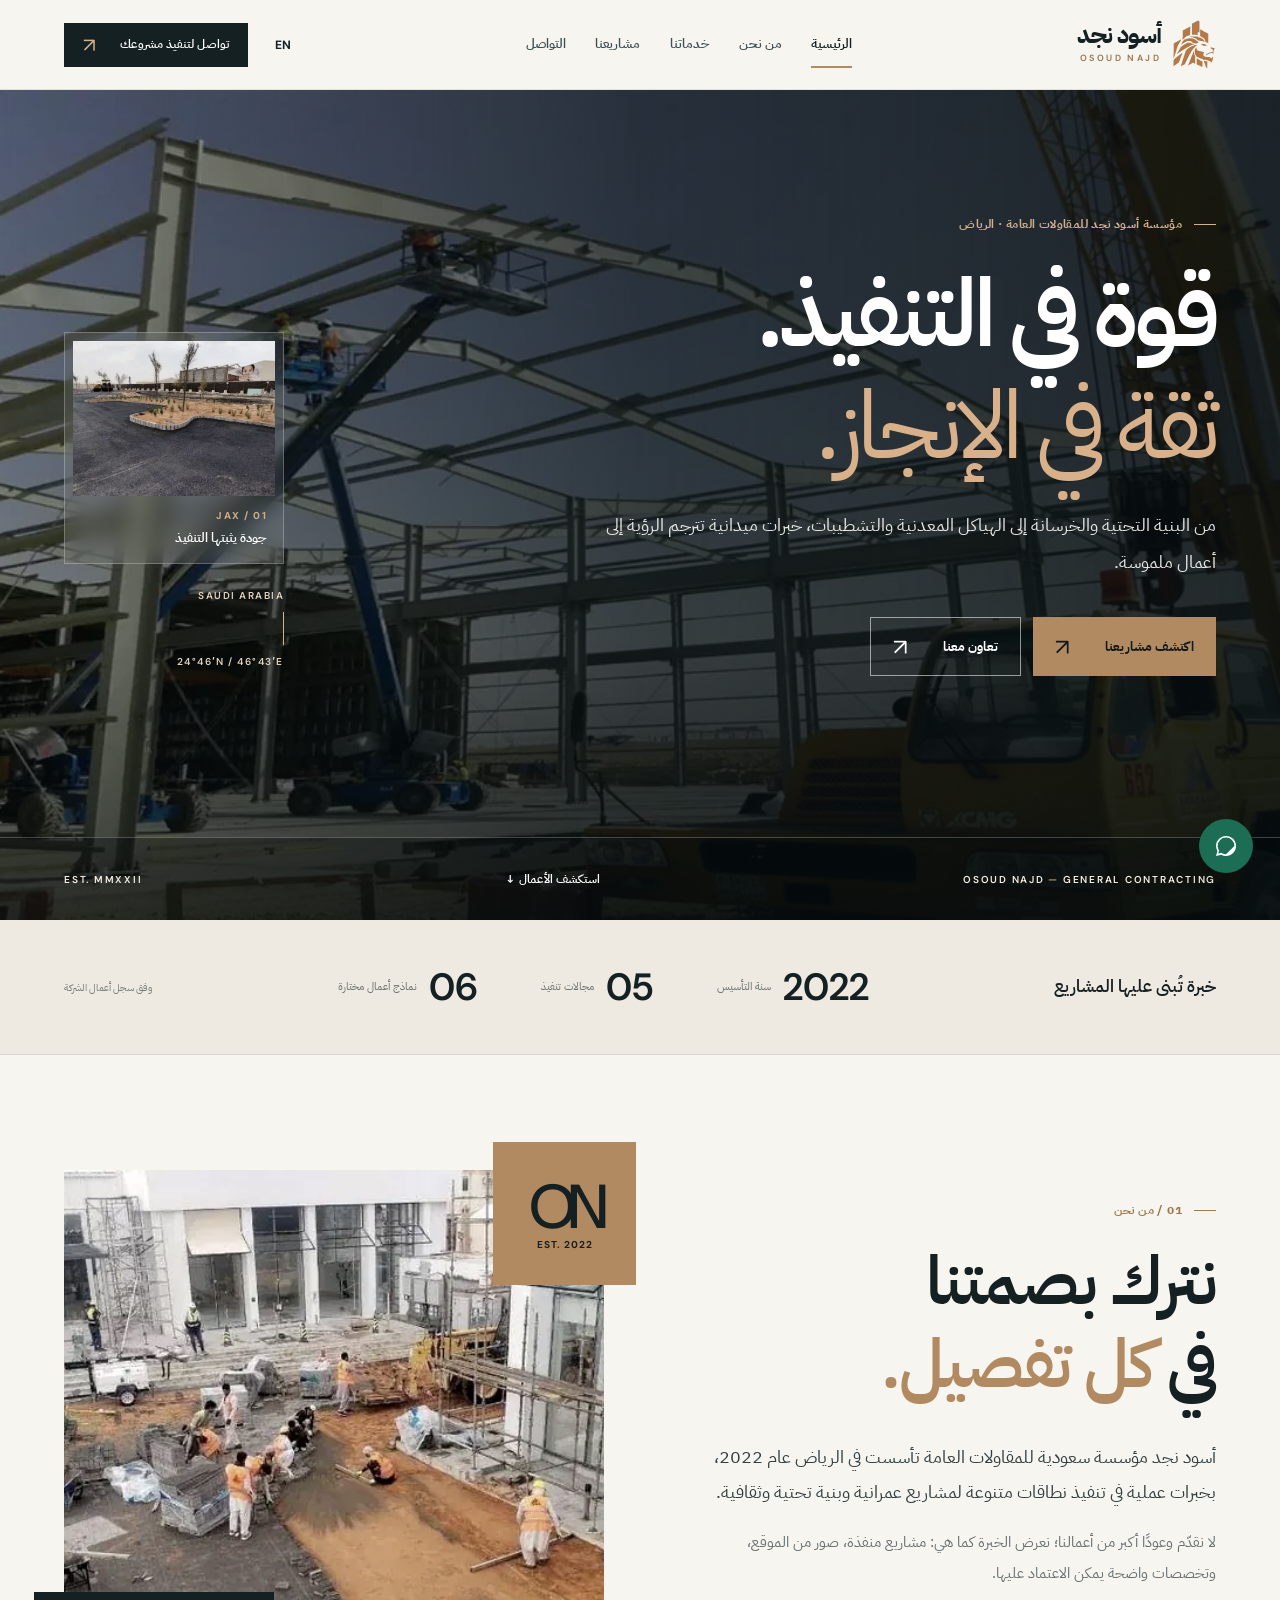
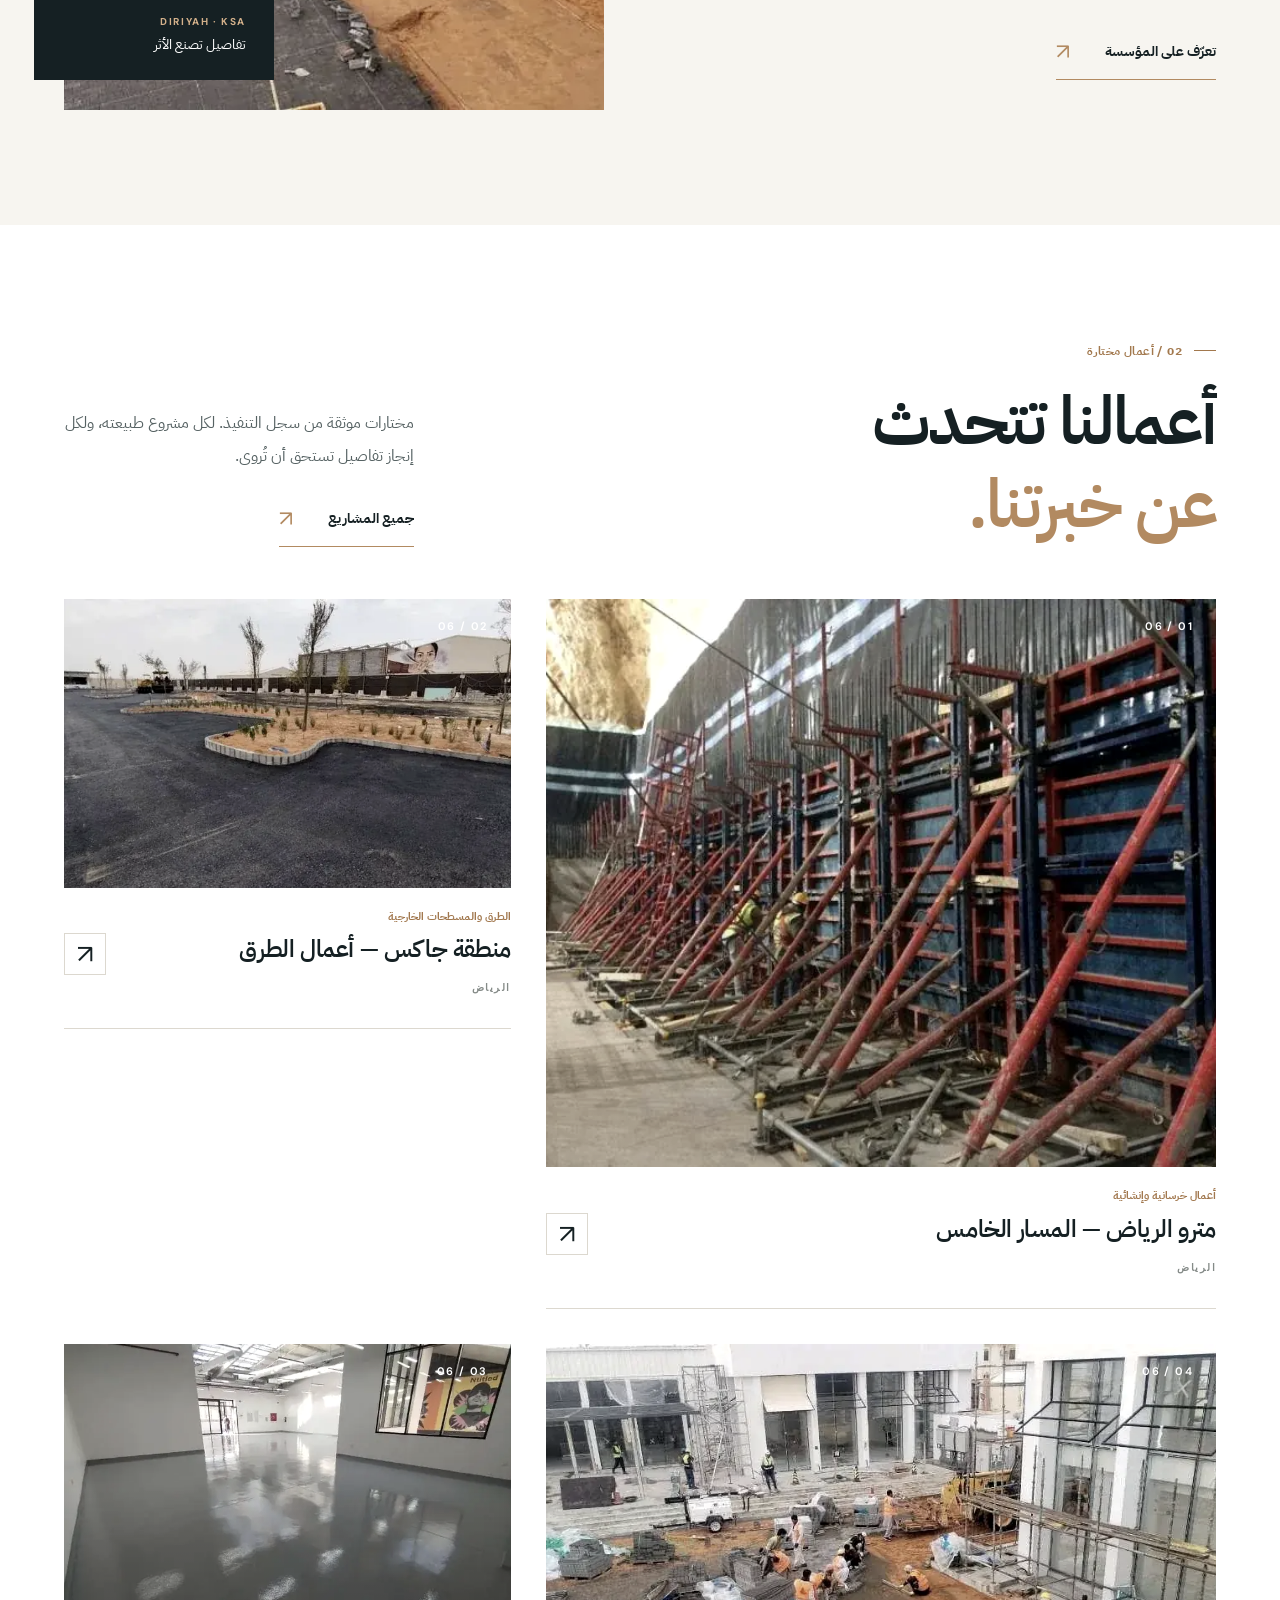
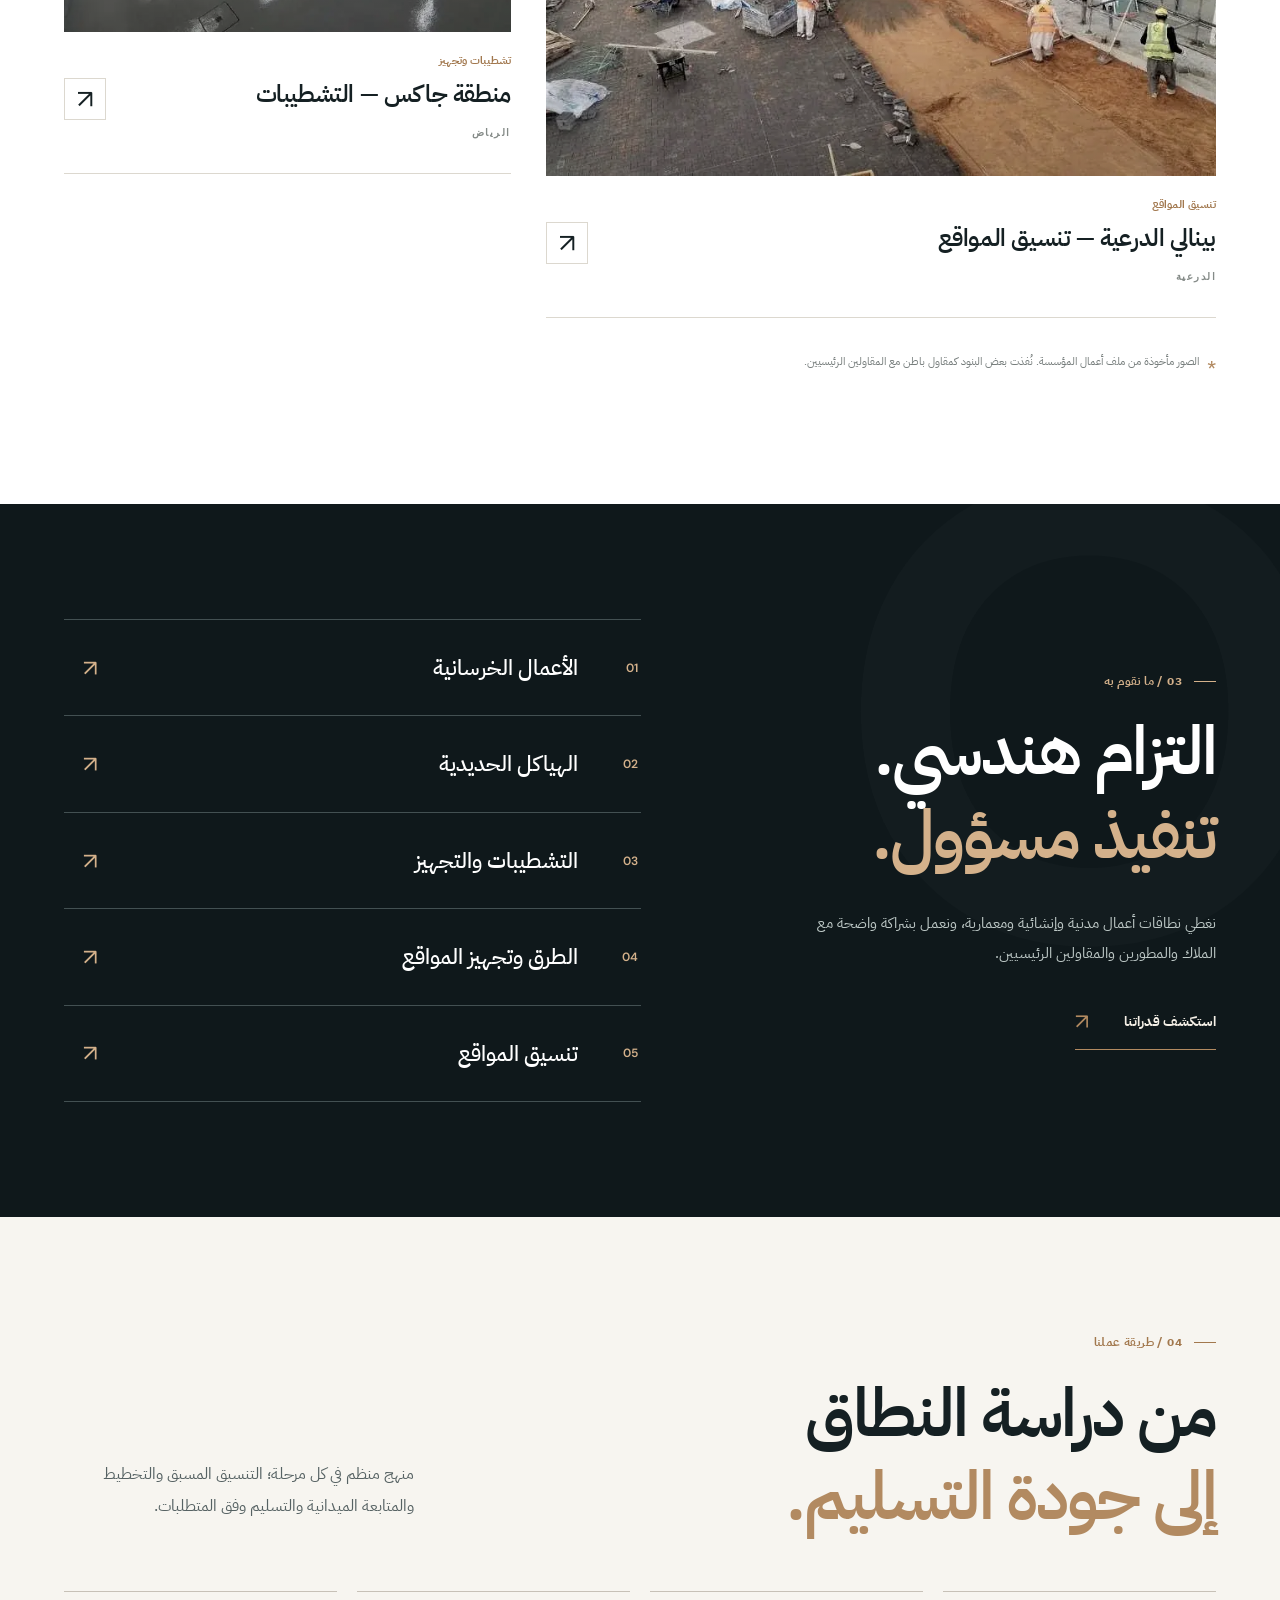
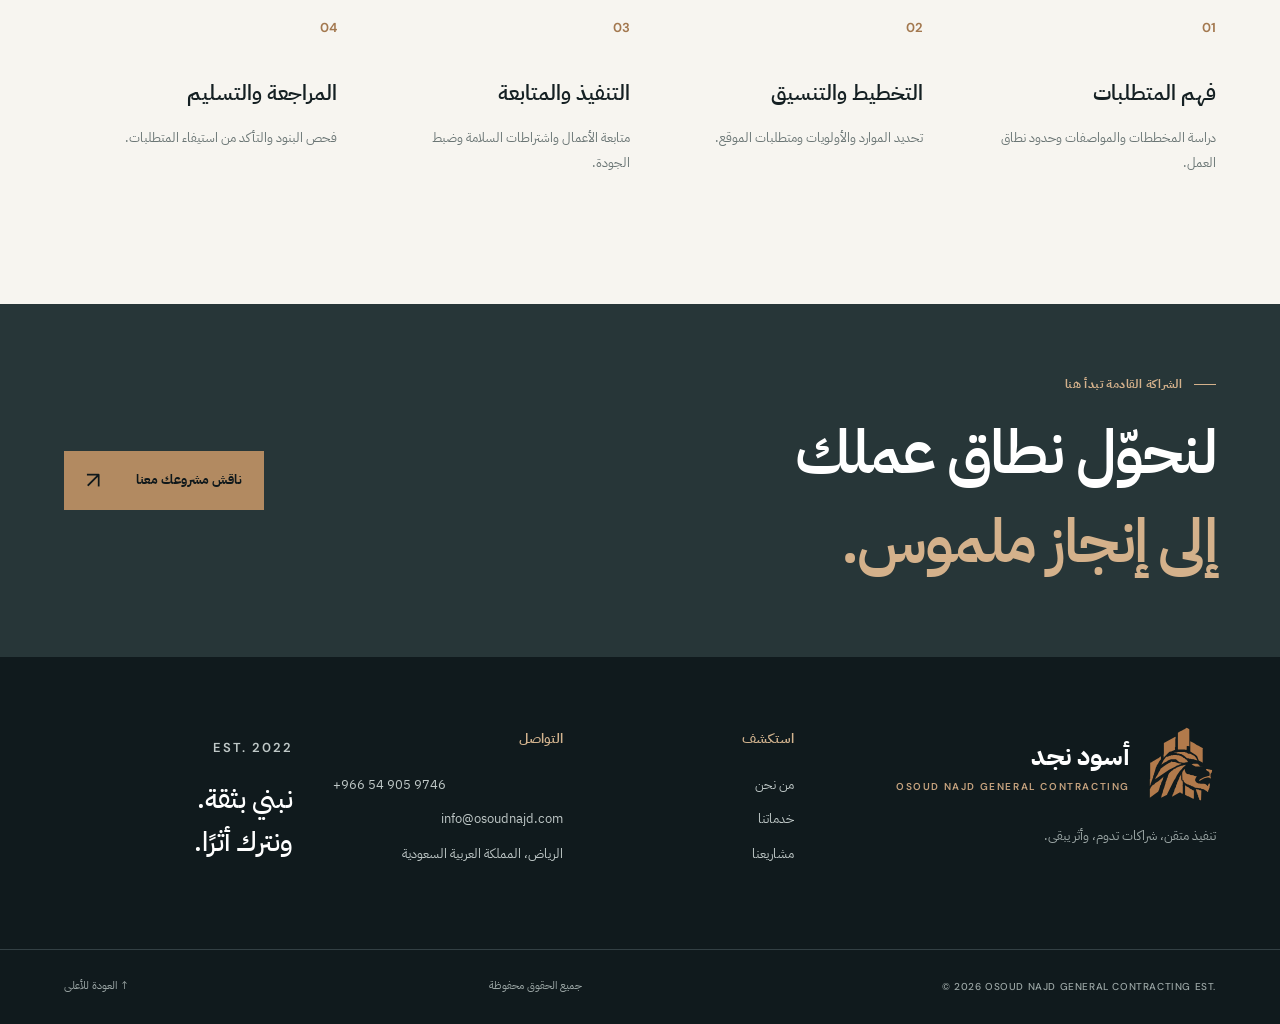
<file: index.html>
<!DOCTYPE html><html lang="ar" dir="rtl"><head><meta charset="UTF-8"><meta name="viewport" content="width=device-width,initial-scale=1"><meta name="theme-color" content="#152023"><meta name="description" content="مؤسسة أسود نجد للمقاولات العامة في الرياض. المشاريع والقدرات التنفيذية في الخرسانة والطرق والتشطيبات والهياكل المعدنية وتنسيق المواقع."><meta property="og:type" content="website"><meta property="og:title" content="أسود نجد للمقاولات العامة | خبرة تنفيذية بالرياض"><meta property="og:description" content="مؤسسة أسود نجد للمقاولات العامة في الرياض. المشاريع والقدرات التنفيذية في الخرسانة والطرق والتشطيبات والهياكل المعدنية وتنسيق المواقع."><meta property="og:image" content="https://osoud-najd-website.onrender.com/assets/social-preview.jpg"><link rel="icon" type="image/svg+xml" href="assets/osoud_symbol_bronze.svg"><link rel="preconnect" href="https://fonts.googleapis.com"><link rel="preconnect" href="https://fonts.gstatic.com" crossorigin><link href="https://fonts.googleapis.com/css2?family=DM+Sans:wght@400;500;600;700&family=IBM+Plex+Sans+Arabic:wght@300;400;500;600;700&display=swap" rel="stylesheet"><link rel="stylesheet" href="styles.css"><script defer src="script.js"></script><title>أسود نجد للمقاولات العامة | خبرة تنفيذية بالرياض</title></head><body data-page="home"><a href="#main" class="skip-link" data-i18n="skip">تجاوز إلى المحتوى</a>
<header class="site-header" id="site-header">
  <div class="header-shell container">
    <a href="index.html" class="brand" aria-label="أسود نجد للمقاولات العامة"><img src="assets/osoud_symbol_bronze.svg" alt="" width="50" height="50"><span class="brand-name">أسود نجد<small>OSOUD NAJD</small></span></a>
    <nav class="primary-nav" id="primary-nav" aria-label="التنقل الرئيسي"><a href="index.html" data-i18n="nav_home" class="is-active">الرئيسية</a><a href="about.html" data-i18n="nav_about" class="">من نحن</a><a href="services.html" data-i18n="nav_services" class="">خدماتنا</a><a href="projects.html" data-i18n="nav_projects" class="">مشاريعنا</a><a href="contact.html" data-i18n="nav_contact" class="">التواصل</a></nav>
    <div class="header-actions"><button class="lang-switch" id="lang-switch" type="button" aria-label="Switch language">EN</button><a class="header-cta" href="contact.html"><span data-i18n="header_cta">تواصل لتنفيذ مشروعك</span><span aria-hidden="true">↗</span></a><button class="menu-toggle" id="menu-toggle" type="button" aria-controls="primary-nav" aria-expanded="false" aria-label="فتح القائمة"><span></span><span></span></button></div>
  </div>
</header><main id="main">
<section class="hero" id="hero"><div class="hero-image" aria-hidden="true"></div><div class="hero-vignette" aria-hidden="true"></div><div class="container hero-grid"><div class="hero-copy"><div class="eyebrow light"><span class="dot"></span><span data-i18n="hero_eyebrow">مؤسسة أسود نجد للمقاولات العامة · الرياض</span></div><h1><span data-i18n="hero_title_a">قوة في التنفيذ.</span><br><em data-i18n="hero_title_b">ثقة في الإنجاز.</em></h1><p data-i18n="hero_description">من البنية التحتية والخرسانة إلى الهياكل المعدنية والتشطيبات، خبرات ميدانية تترجم الرؤية إلى أعمال ملموسة.</p><div class="hero-actions"><a href="projects.html" class="btn btn-gold"><span data-i18n="hero_action_one">اكتشف مشاريعنا</span><span>↗</span></a><a href="contact.html" class="btn btn-ghost"><span data-i18n="hero_action_two">تعاون معنا</span><span>↗</span></a></div></div><div class="hero-aside"><div class="aside-card"><img src="assets/project-jax-roads.webp" alt="أعمال طرق جاكس"><div class="aside-caption"><span>01 / JAX</span><strong data-i18n="hero_side_one">جودة يثبتها التنفيذ</strong></div></div><div class="hero-side-bottom"><span>SAUDI ARABIA</span><span class="vertical-rule"></span><span>24°46′N / 46°43′E</span></div></div></div><div class="hero-footer"><div class="container hero-footer-inner"><span>OSOUD NAJD <i>—</i> GENERAL CONTRACTING</span><a href="#featured" data-i18n="hero_scroll">استكشف الأعمال ↓</a><span>EST. MMXXII</span></div></div></section>
<div class="credentials"><div class="container cred-inner"><span class="cred-title" data-i18n="cred_title">خبرة تُبنى عليها المشاريع</span><div class="cred-items"><div><b>2022</b><span data-i18n="cred_one">سنة التأسيس</span></div><div><b>05</b><span data-i18n="cred_two">مجالات تنفيذ</span></div><div><b>06</b><span data-i18n="cred_three">نماذج أعمال مختارة</span></div></div><span class="cred-caption" data-i18n="cred_note">وفق سجل أعمال الشركة</span></div></div>
<section class="section section-about"><div class="container about-grid"><div class="copy-block"><div class="eyebrow"><span class="dot"></span><span data-i18n="home_about_kicker">01 / من نحن</span></div><h2 class="section-heading" data-i18n="home_about_title">نترك بصمتنا<br>في <em>كل تفصيل.</em></h2><p class="lead" data-i18n="home_about_lead">أسود نجد مؤسسة سعودية للمقاولات العامة تأسست في الرياض عام 2022، بخبرات عملية في تنفيذ نطاقات متنوعة لمشاريع عمرانية وبنية تحتية وثقافية.</p><p data-i18n="home_about_p">لا نقدّم وعودًا أكبر من أعمالنا؛ نعرض الخبرة كما هي: مشاريع منفذة، صور من الموقع، وتخصصات واضحة يمكن الاعتماد عليها.</p><a class="text-link" href="about.html"><span data-i18n="home_about_link">تعرّف على المؤسسة</span><span>↗</span></a></div><div class="about-visual"><img src="assets/hero-landscape.webp" alt="أعمال تنسيق مواقع ضمن مشاريع أسود نجد" loading="lazy"><div class="visual-mark"><span>ON</span><small>EST. 2022</small></div><div class="visual-caption"><span>DIRIYAH · KSA</span><span data-i18n="home_about_caption">تفاصيل تصنع الأثر</span></div></div></div></section>
<section class="section featured-section" id="featured"><div class="container"><div class="section-header"><div><div class="eyebrow"><span class="dot"></span><span data-i18n="home_projects_kicker">02 / أعمال مختارة</span></div><h2 class="section-heading" data-i18n="home_projects_title">أعمالنا تتحدث<br><em>عن خبرتنا.</em></h2></div><div class="section-summary"><p data-i18n="home_projects_desc">مختارات موثقة من سجل التنفيذ. لكل مشروع طبيعته، ولكل إنجاز تفاصيل تستحق أن تُروى.</p><a href="projects.html" class="text-link"><span data-i18n="home_all_projects">جميع المشاريع</span><span>↗</span></a></div></div><div class="home-projects-grid"><a href="project.html?id=metro" class="project-tile project-tile-feature" data-category="civil" aria-label="مترو الرياض — المسار الخامس"><figure><img src="assets/project-metro.webp" alt="مترو الرياض — المسار الخامس" loading="eager" /><span class="tile-overlay"></span><span class="tile-index">01 / 06</span></figure><div class="tile-meta"><div><span class="tile-type" data-project-category="metro">أعمال إنشائية</span><h3 data-project-title="metro">مترو الرياض — المسار الخامس</h3><span class="tile-location" data-project-location="metro">الرياض</span></div><span class="tile-arrow" aria-hidden="true">↗</span></div></a><a href="project.html?id=jaxroads" class="project-tile " data-category="infra" aria-label="منطقة جاكس — أعمال الطرق"><figure><img src="assets/project-jax-roads.webp" alt="منطقة جاكس — أعمال الطرق" loading="eager" /><span class="tile-overlay"></span><span class="tile-index">02 / 06</span></figure><div class="tile-meta"><div><span class="tile-type" data-project-category="jaxroads">طرق ومسطحات خارجية</span><h3 data-project-title="jaxroads">منطقة جاكس — أعمال الطرق</h3><span class="tile-location" data-project-location="jaxroads">الرياض</span></div><span class="tile-arrow" aria-hidden="true">↗</span></div></a><a href="project.html?id=diriyah" class="project-tile " data-category="infra" aria-label="بينالي الدرعية — لاندسكيب"><figure><img src="assets/project-diriyah.webp" alt="بينالي الدرعية — لاندسكيب" loading="lazy" /><span class="tile-overlay"></span><span class="tile-index">04 / 06</span></figure><div class="tile-meta"><div><span class="tile-type" data-project-category="diriyah">تنسيق المواقع</span><h3 data-project-title="diriyah">بينالي الدرعية — لاندسكيب</h3><span class="tile-location" data-project-location="diriyah">الدرعية</span></div><span class="tile-arrow" aria-hidden="true">↗</span></div></a><a href="project.html?id=jaxfit" class="project-tile " data-category="fitout" aria-label="منطقة جاكس — تشطيبات وتجهيز"><figure><img src="assets/project-jax-fitout.webp" alt="منطقة جاكس — تشطيبات وتجهيز" loading="lazy" /><span class="tile-overlay"></span><span class="tile-index">03 / 06</span></figure><div class="tile-meta"><div><span class="tile-type" data-project-category="jaxfit">تجهيز وتشطيبات</span><h3 data-project-title="jaxfit">منطقة جاكس — تشطيبات وتجهيز</h3><span class="tile-location" data-project-location="jaxfit">الرياض</span></div><span class="tile-arrow" aria-hidden="true">↗</span></div></a></div><div class="source-note"><span class="source-mark">*</span><span data-i18n="source_note">الصور مأخوذة من ملف أعمال المؤسسة. نُفذت بعض البنود كمقاول باطن مع المقاولين الرئيسيين.</span></div></div></section>
<section class="section philosophy"><div class="container philosophy-grid"><div><div class="eyebrow light"><span class="dot"></span><span data-i18n="home_philosophy_kicker">03 / ما نقوم به</span></div><h2 class="section-heading light-heading" data-i18n="home_philosophy_title">التزام هندسي.<br><em>تنفيذ مسؤول.</em></h2><p data-i18n="home_philosophy_text">نغطي نطاقات أعمال مدنية وإنشائية ومعمارية، ونعمل بشراكة واضحة مع الملاك والمطورين والمقاولين الرئيسيين.</p><a href="services.html" class="text-link inverse"><span data-i18n="home_philosophy_link">استكشف قدراتنا</span><span>↗</span></a></div><div class="disciplines"><a href="services.html#concrete"><span>01</span><strong data-i18n="svc_concrete">الأعمال الخرسانية</strong><span>↗</span></a><a href="services.html#steel"><span>02</span><strong data-i18n="svc_steel">الهياكل الحديدية</strong><span>↗</span></a><a href="services.html#fitout"><span>03</span><strong data-i18n="svc_fitout">التشطيبات والتجهيز</strong><span>↗</span></a><a href="services.html#roads"><span>04</span><strong data-i18n="svc_roads">الطرق وتجهيز المواقع</strong><span>↗</span></a><a href="services.html#landscape"><span>05</span><strong data-i18n="svc_landscape">تنسيق المواقع</strong><span>↗</span></a></div></div></section>
<section class="section process"><div class="container"><div class="section-header"><div><div class="eyebrow"><span class="dot"></span><span data-i18n="home_process_kicker">04 / طريقة عملنا</span></div><h2 class="section-heading" data-i18n="home_process_title">من دراسة النطاق<br><em>إلى جودة التسليم.</em></h2></div><p class="section-summary" data-i18n="home_process_desc">منهج منظم في كل مرحلة؛ التنسيق المسبق والتخطيط والمتابعة الميدانية والتسليم وفق المتطلبات.</p></div><div class="process-steps"><div><span>01</span><h3 data-i18n="process_a">فهم المتطلبات</h3><p data-i18n="process_a_p">دراسة المخططات والمواصفات وحدود نطاق العمل.</p></div><div><span>02</span><h3 data-i18n="process_b">التخطيط والتنسيق</h3><p data-i18n="process_b_p">تحديد الموارد والأولويات ومتطلبات الموقع.</p></div><div><span>03</span><h3 data-i18n="process_c">التنفيذ والمتابعة</h3><p data-i18n="process_c_p">متابعة الأعمال واشتراطات السلامة وضبط الجودة.</p></div><div><span>04</span><h3 data-i18n="process_d">المراجعة والتسليم</h3><p data-i18n="process_d_p">فحص البنود والتأكد من استيفاء المتطلبات.</p></div></div></div></section>
<section class="cta-band"><div class="container cta-inner"><div><span class="eyebrow light"><span class="dot"></span><span data-i18n="cta_kicker">الشراكة القادمة تبدأ هنا</span></span><h2 data-i18n="cta_title">لنحوّل نطاق عملك<br><em>إلى إنجاز ملموس.</em></h2></div><a href="contact.html" class="btn btn-gold"><span data-i18n="cta_button">ناقش مشروعك معنا</span><span>↗</span></a></div></section></main><footer class="site-footer"><div class="container footer-grid"><div class="footer-brand"><a class="foot-symbol" href="index.html"><img src="assets/osoud_symbol_bronze.svg" width="70" height="75" alt=""><span>أسود نجد<small>OSOUD NAJD GENERAL CONTRACTING</small></span></a><p data-i18n="footer_desc">تنفيذ متقن، شراكات تدوم، وأثر يبقى.</p></div><div><h3 data-i18n="footer_nav">استكشف</h3><a href="about.html" data-i18n="nav_about">من نحن</a><a href="services.html" data-i18n="nav_services">خدماتنا</a><a href="projects.html" data-i18n="nav_projects">مشاريعنا</a></div><div><h3 data-i18n="footer_connect">التواصل</h3><a href="tel:+966549059746" dir="ltr">+966 54 905 9746</a><a href="mailto:info@osoudnajd.com">info@osoudnajd.com</a><span data-i18n="footer_city">الرياض، المملكة العربية السعودية</span></div><div class="foot-statement"><span>EST. 2022</span><strong data-i18n="footer_statement">نبني بثقة.<br>ونترك أثرًا.</strong></div></div><div class="container footer-bottom"><span dir="ltr">© <span id="year">2026</span> OSOUD NAJD GENERAL CONTRACTING EST.</span><span data-i18n="copyright">جميع الحقوق محفوظة</span><a href="#main" data-i18n="back_top">↑ العودة للأعلى</a></div></footer>
<a class="float-contact" href="https://wa.me/966549059746" target="_blank" rel="noopener noreferrer" aria-label="WhatsApp"><svg viewBox="0 0 24 24" width="24" height="24" fill="currentColor" aria-hidden="true"><path d="M12.04 2C6.53 2 2.05 6.47 2.04 11.99c0 1.77.46 3.49 1.34 5.01L2 22l5.16-1.36a10 10 0 0 0 4.88 1.24h.01c5.51 0 10-4.48 10-10s-4.49-9.88-10.01-9.88Zm0 18.15c-1.56 0-3.09-.42-4.41-1.21l-.31-.18-3.06.8.82-2.98-.2-.31a8.23 8.23 0 0 1-1.26-4.28A8.43 8.43 0 0 1 12.04 3.6a8.36 8.36 0 0 1 8.36 8.39 8.39 0 0 1-8.36 8.39 8.46 8.46 0 0 1 0 16.77Zm4.63-6.27c-.25-.12-1.5-.74-1.73-.82-.23-.08-.4-.12-.57.13-.17.25-.65.82-.8.99-.15.17-.29.19-.54.07-.25-.12-1.05-.39-2-1.23-.74-.66-1.24-1.47-1.39-1.72-.15-.25-.02-.38.11-.5.11-.11.25-.29.37-.44.12-.15.16-.25.25-.42.08-.17.04-.31-.02-.44-.06-.12-.56-1.35-.77-1.84-.2-.48-.41-.41-.57-.42h-.49c-.17 0-.44.06-.67.31-.23.25-.88.86-.88 2.09s.9 2.42 1.03 2.59c.12.17 1.77 2.7 4.3 3.79.6.26 1.06.42 1.42.53.6.19 1.15.16 1.58.1.48-.07 1.5-.61 1.71-1.2.21-.59.21-1.09.15-1.2-.06-.1-.23-.17-.48-.29Z"/></svg></a></body></html>
</file>
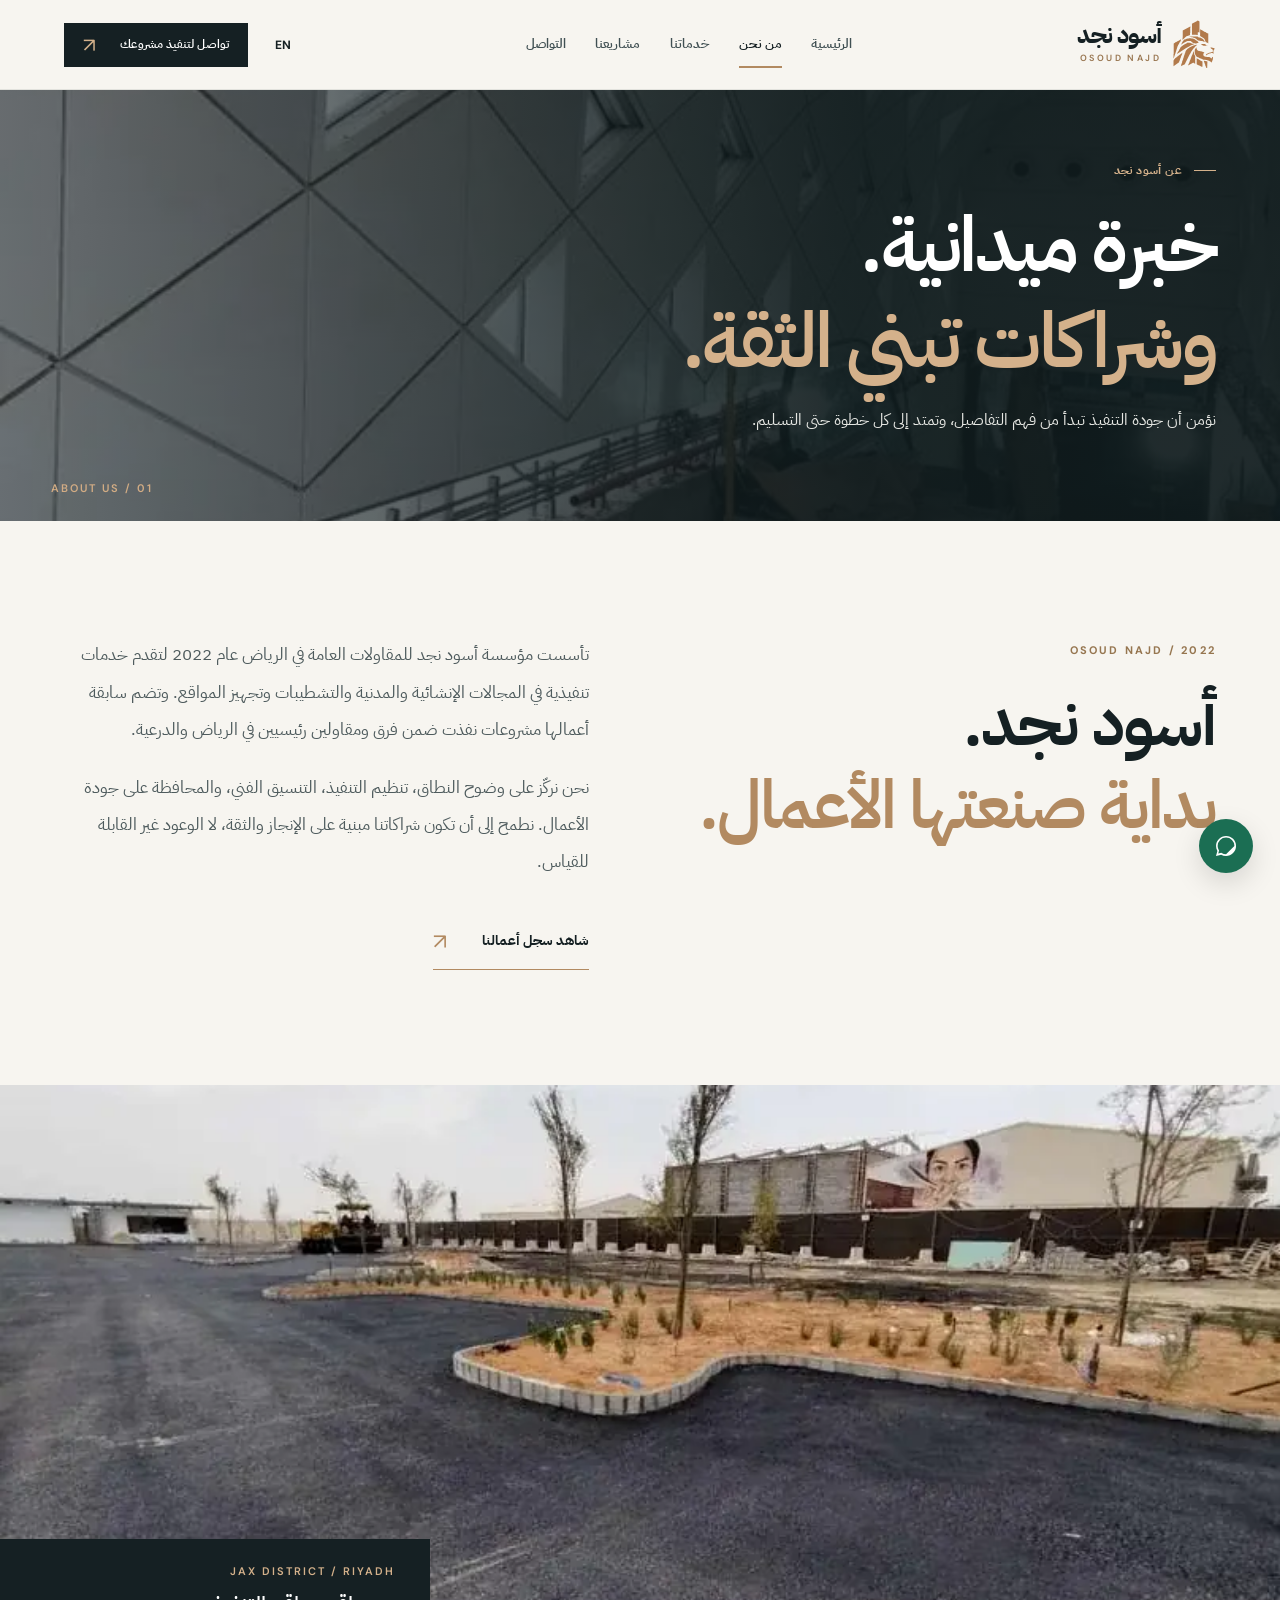
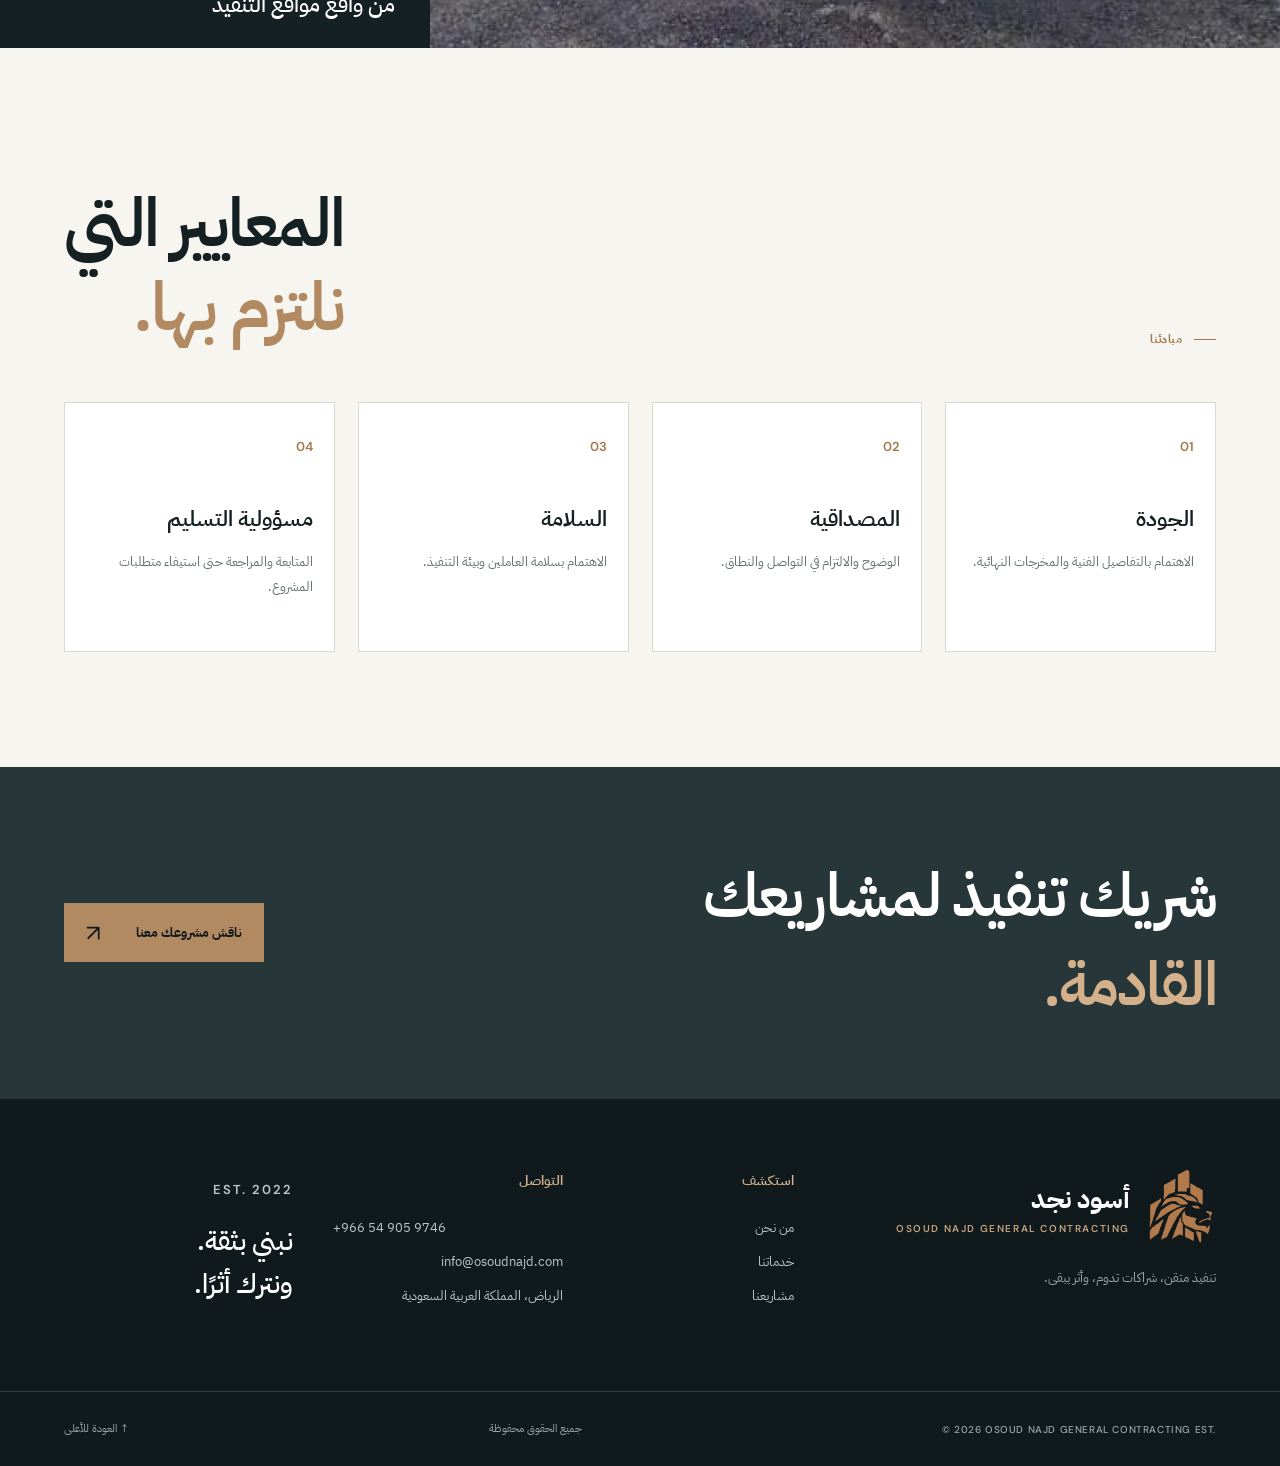
<file: about.html>
<!DOCTYPE html><html lang="ar" dir="rtl"><head><meta charset="UTF-8"><meta name="viewport" content="width=device-width,initial-scale=1"><meta name="theme-color" content="#152023"><meta name="description" content="تعرف على مؤسسة أسود نجد بالرياض وخبراتها وقيمها ومشروعاتها التنفيذية."><meta property="og:type" content="website"><meta property="og:title" content="من نحن | أسود نجد للمقاولات العامة"><meta property="og:description" content="تعرف على مؤسسة أسود نجد بالرياض وخبراتها وقيمها ومشروعاتها التنفيذية."><meta property="og:image" content="https://osoud-najd-website.onrender.com/assets/social-preview.jpg"><link rel="icon" type="image/svg+xml" href="assets/osoud_symbol_bronze.svg"><link rel="preconnect" href="https://fonts.googleapis.com"><link rel="preconnect" href="https://fonts.gstatic.com" crossorigin><link href="https://fonts.googleapis.com/css2?family=DM+Sans:wght@400;500;600;700&family=IBM+Plex+Sans+Arabic:wght@300;400;500;600;700&display=swap" rel="stylesheet"><link rel="stylesheet" href="styles.css"><script defer src="script.js"></script><title>من نحن | أسود نجد للمقاولات العامة</title></head><body data-page="about"><a href="#main" class="skip-link" data-i18n="skip">تجاوز إلى المحتوى</a>
<header class="site-header" id="site-header">
  <div class="header-shell container">
    <a href="index.html" class="brand" aria-label="أسود نجد للمقاولات العامة"><img src="assets/osoud_symbol_bronze.svg" alt="" width="50" height="50"><span class="brand-name">أسود نجد<small>OSOUD NAJD</small></span></a>
    <nav class="primary-nav" id="primary-nav" aria-label="التنقل الرئيسي"><a href="index.html" data-i18n="nav_home" class="">الرئيسية</a><a href="about.html" data-i18n="nav_about" class="is-active">من نحن</a><a href="services.html" data-i18n="nav_services" class="">خدماتنا</a><a href="projects.html" data-i18n="nav_projects" class="">مشاريعنا</a><a href="contact.html" data-i18n="nav_contact" class="">التواصل</a></nav>
    <div class="header-actions"><button class="lang-switch" id="lang-switch" type="button" aria-label="Switch language">EN</button><a class="header-cta" href="contact.html"><span data-i18n="header_cta">تواصل لتنفيذ مشروعك</span><span aria-hidden="true">↗</span></a><button class="menu-toggle" id="menu-toggle" type="button" aria-controls="primary-nav" aria-expanded="false" aria-label="فتح القائمة"><span></span><span></span></button></div>
  </div>
</header><main id="main"><section class="page-hero page-hero-about"><div class="container page-hero-content"><div class="eyebrow light"><span class="dot"></span><span data-i18n="about_kicker">عن أسود نجد</span></div><h1 data-i18n="about_page_title">خبرة ميدانية.<br><em>وشراكات تبني الثقة.</em></h1><p data-i18n="about_page_lead">نؤمن أن جودة التنفيذ تبدأ من فهم التفاصيل، وتمتد إلى كل خطوة حتى التسليم.</p></div><span class="page-hero-index">01 / ABOUT US</span></section><section class="section"><div class="container about-detail"><div><span class="overline">OSOUD NAJD / 2022</span><h2 class="section-heading" data-i18n="about_story_title">أسود نجد.<br><em>بداية صنعتها الأعمال.</em></h2></div><div class="long-copy"><p data-i18n="about_story_p1">تأسست مؤسسة أسود نجد للمقاولات العامة في الرياض عام 2022 لتقدم خدمات تنفيذية في المجالات الإنشائية والمدنية والتشطيبات وتجهيز المواقع. وتضم سابقة أعمالها مشروعات نفذت ضمن فرق ومقاولين رئيسيين في الرياض والدرعية.</p><p data-i18n="about_story_p2">نحن نركّز على وضوح النطاق، تنظيم التنفيذ، التنسيق الفني، والمحافظة على جودة الأعمال. نطمح إلى أن تكون شراكاتنا مبنية على الإنجاز والثقة، لا الوعود غير القابلة للقياس.</p><a class="text-link" href="projects.html"><span data-i18n="about_our_work">شاهد سجل أعمالنا</span><span>↗</span></a></div></div></section><section class="wide-photo"><img src="assets/project-jax-roads.webp" alt="أعمال طرق جاكس" loading="lazy"><div class="wide-photo-caption"><span>JAX DISTRICT / RIYADH</span><strong data-i18n="about_img_caption">من واقع مواقع التنفيذ</strong></div></section><section class="section values-section"><div class="container"><div class="section-header"><div class="eyebrow"><span class="dot"></span><span data-i18n="about_values_kicker">مبادئنا</span></div><h2 class="section-heading" data-i18n="about_values_title">المعايير التي<br><em>نلتزم بها.</em></h2></div><div class="value-grid"><div><span>01</span><h3 data-i18n="val_quality">الجودة</h3><p data-i18n="val_quality_p">الاهتمام بالتفاصيل الفنية والمخرجات النهائية.</p></div><div><span>02</span><h3 data-i18n="val_integrity">المصداقية</h3><p data-i18n="val_integrity_p">الوضوح والالتزام في التواصل والنطاق.</p></div><div><span>03</span><h3 data-i18n="val_safety">السلامة</h3><p data-i18n="val_safety_p">الاهتمام بسلامة العاملين وبيئة التنفيذ.</p></div><div><span>04</span><h3 data-i18n="val_delivery">مسؤولية التسليم</h3><p data-i18n="val_delivery_p">المتابعة والمراجعة حتى استيفاء متطلبات المشروع.</p></div></div></div></section><section class="cta-band"><div class="container cta-inner"><div><h2 data-i18n="about_cta">شريك تنفيذ لمشاريعك<br><em>القادمة.</em></h2></div><a href="contact.html" class="btn btn-gold"><span data-i18n="cta_button">ناقش مشروعك معنا</span><span>↗</span></a></div></section></main><footer class="site-footer"><div class="container footer-grid"><div class="footer-brand"><a class="foot-symbol" href="index.html"><img src="assets/osoud_symbol_bronze.svg" width="70" height="75" alt=""><span>أسود نجد<small>OSOUD NAJD GENERAL CONTRACTING</small></span></a><p data-i18n="footer_desc">تنفيذ متقن، شراكات تدوم، وأثر يبقى.</p></div><div><h3 data-i18n="footer_nav">استكشف</h3><a href="about.html" data-i18n="nav_about">من نحن</a><a href="services.html" data-i18n="nav_services">خدماتنا</a><a href="projects.html" data-i18n="nav_projects">مشاريعنا</a></div><div><h3 data-i18n="footer_connect">التواصل</h3><a href="tel:+966549059746" dir="ltr">+966 54 905 9746</a><a href="mailto:info@osoudnajd.com">info@osoudnajd.com</a><span data-i18n="footer_city">الرياض، المملكة العربية السعودية</span></div><div class="foot-statement"><span>EST. 2022</span><strong data-i18n="footer_statement">نبني بثقة.<br>ونترك أثرًا.</strong></div></div><div class="container footer-bottom"><span dir="ltr">© <span id="year">2026</span> OSOUD NAJD GENERAL CONTRACTING EST.</span><span data-i18n="copyright">جميع الحقوق محفوظة</span><a href="#main" data-i18n="back_top">↑ العودة للأعلى</a></div></footer>
<a class="float-contact" href="https://wa.me/966549059746" target="_blank" rel="noopener noreferrer" aria-label="WhatsApp"><svg viewBox="0 0 24 24" width="24" height="24" fill="currentColor" aria-hidden="true"><path d="M12.04 2C6.53 2 2.05 6.47 2.04 11.99c0 1.77.46 3.49 1.34 5.01L2 22l5.16-1.36a10 10 0 0 0 4.88 1.24h.01c5.51 0 10-4.48 10-10s-4.49-9.88-10.01-9.88Zm0 18.15c-1.56 0-3.09-.42-4.41-1.21l-.31-.18-3.06.8.82-2.98-.2-.31a8.23 8.23 0 0 1-1.26-4.28A8.43 8.43 0 0 1 12.04 3.6a8.36 8.36 0 0 1 8.36 8.39 8.39 0 0 1-8.36 8.39 8.46 8.46 0 0 1 0 16.77Zm4.63-6.27c-.25-.12-1.5-.74-1.73-.82-.23-.08-.4-.12-.57.13-.17.25-.65.82-.8.99-.15.17-.29.19-.54.07-.25-.12-1.05-.39-2-1.23-.74-.66-1.24-1.47-1.39-1.72-.15-.25-.02-.38.11-.5.11-.11.25-.29.37-.44.12-.15.16-.25.25-.42.08-.17.04-.31-.02-.44-.06-.12-.56-1.35-.77-1.84-.2-.48-.41-.41-.57-.42h-.49c-.17 0-.44.06-.67.31-.23.25-.88.86-.88 2.09s.9 2.42 1.03 2.59c.12.17 1.77 2.7 4.3 3.79.6.26 1.06.42 1.42.53.6.19 1.15.16 1.58.1.48-.07 1.5-.61 1.71-1.2.21-.59.21-1.09.15-1.2-.06-.1-.23-.17-.48-.29Z"/></svg></a></body></html>
</file>
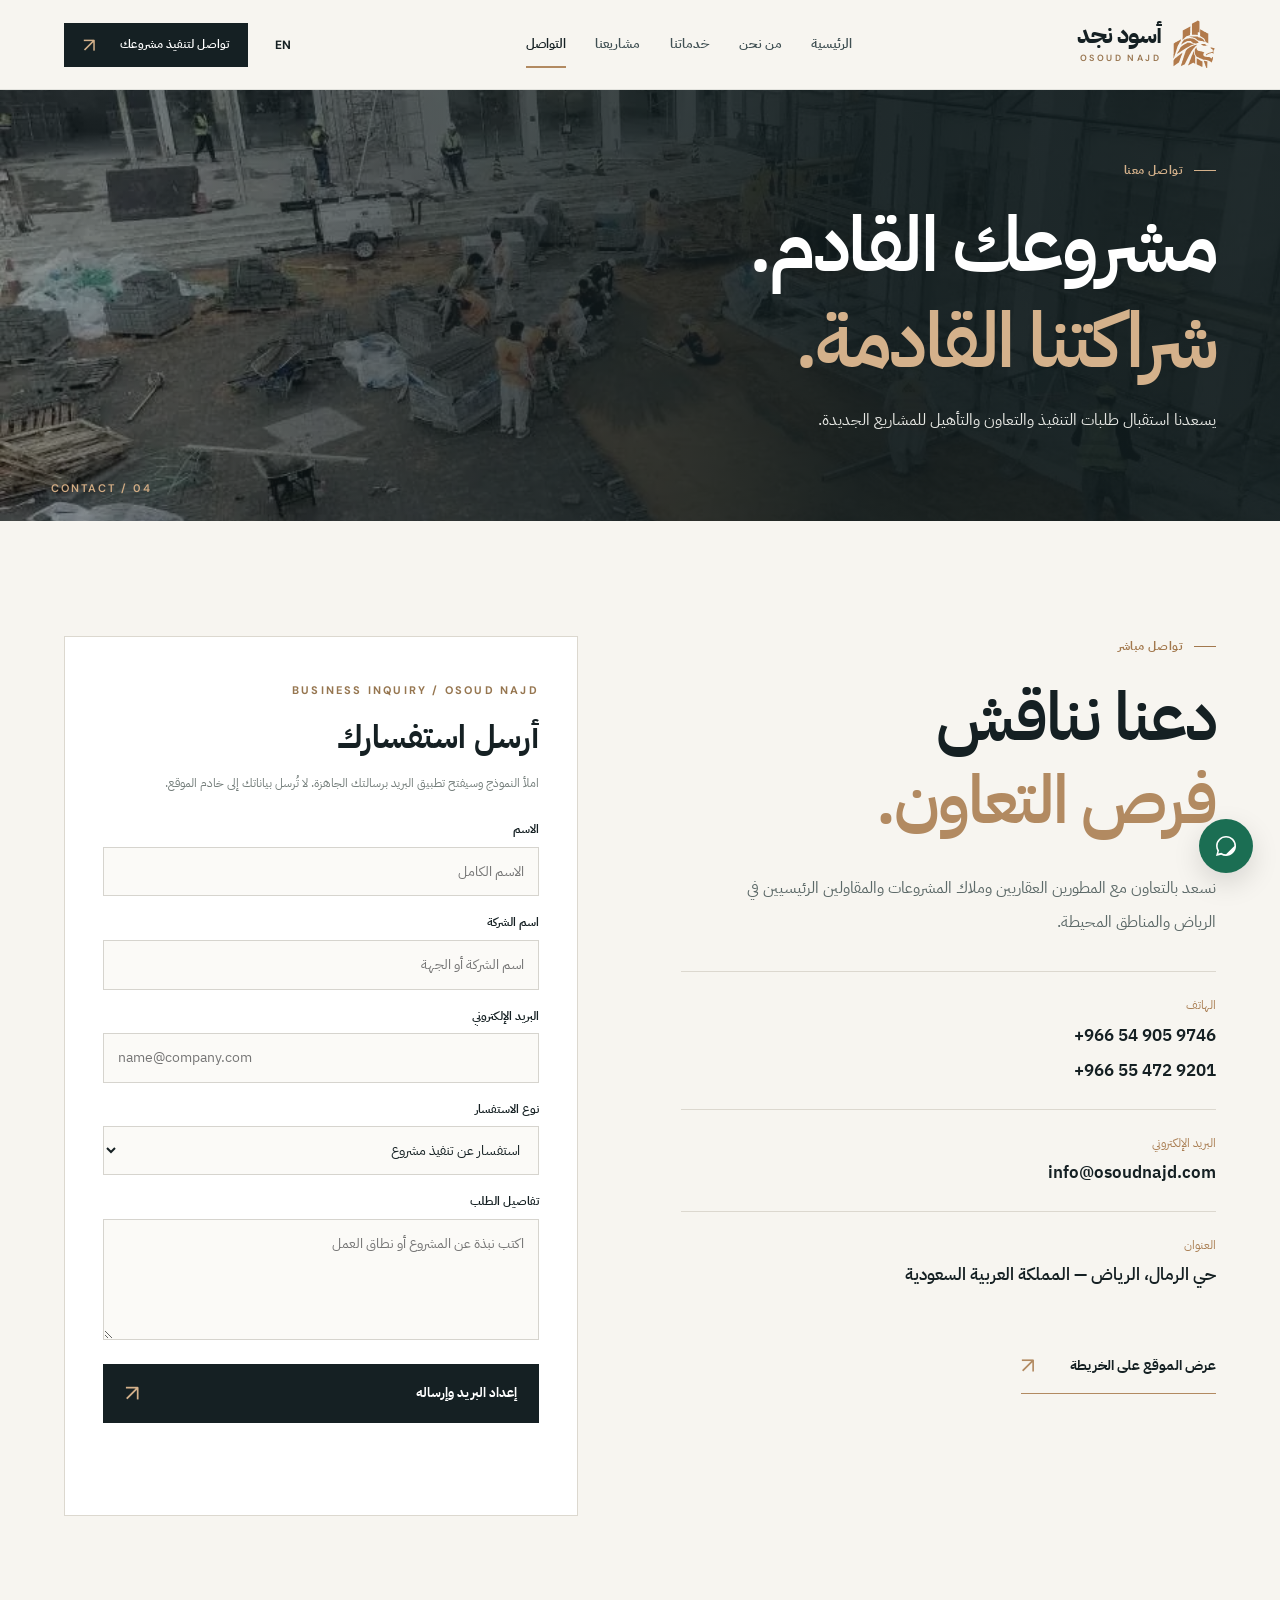
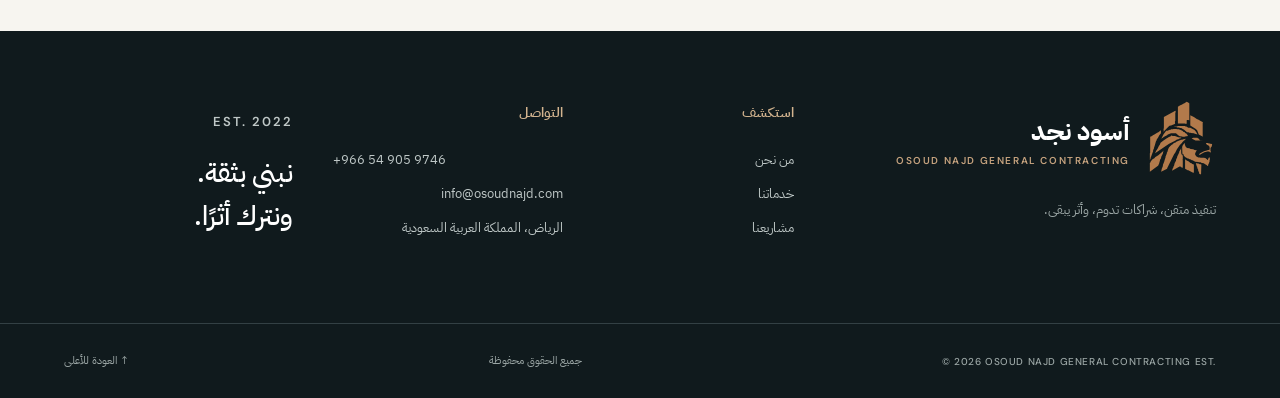
<file: contact.html>
<!DOCTYPE html><html lang="ar" dir="rtl"><head><meta charset="UTF-8"><meta name="viewport" content="width=device-width,initial-scale=1"><meta name="theme-color" content="#152023"><meta name="description" content="طرق التواصل مع أسود نجد للمقاولات العامة في الرياض واستفسارات تنفيذ المشاريع والتأهيل."><meta property="og:type" content="website"><meta property="og:title" content="تواصل مع أسود نجد للمقاولات العامة"><meta property="og:description" content="طرق التواصل مع أسود نجد للمقاولات العامة في الرياض واستفسارات تنفيذ المشاريع والتأهيل."><meta property="og:image" content="https://osoud-najd-website.onrender.com/assets/social-preview.jpg"><link rel="icon" type="image/svg+xml" href="assets/osoud_symbol_bronze.svg"><link rel="preconnect" href="https://fonts.googleapis.com"><link rel="preconnect" href="https://fonts.gstatic.com" crossorigin><link href="https://fonts.googleapis.com/css2?family=DM+Sans:wght@400;500;600;700&family=IBM+Plex+Sans+Arabic:wght@300;400;500;600;700&display=swap" rel="stylesheet"><link rel="stylesheet" href="styles.css"><script defer src="script.js"></script><title>تواصل مع أسود نجد للمقاولات العامة</title></head><body data-page="contact"><a href="#main" class="skip-link" data-i18n="skip">تجاوز إلى المحتوى</a>
<header class="site-header" id="site-header">
  <div class="header-shell container">
    <a href="index.html" class="brand" aria-label="أسود نجد للمقاولات العامة"><img src="assets/osoud_symbol_bronze.svg" alt="" width="50" height="50"><span class="brand-name">أسود نجد<small>OSOUD NAJD</small></span></a>
    <nav class="primary-nav" id="primary-nav" aria-label="التنقل الرئيسي"><a href="index.html" data-i18n="nav_home" class="">الرئيسية</a><a href="about.html" data-i18n="nav_about" class="">من نحن</a><a href="services.html" data-i18n="nav_services" class="">خدماتنا</a><a href="projects.html" data-i18n="nav_projects" class="">مشاريعنا</a><a href="contact.html" data-i18n="nav_contact" class="is-active">التواصل</a></nav>
    <div class="header-actions"><button class="lang-switch" id="lang-switch" type="button" aria-label="Switch language">EN</button><a class="header-cta" href="contact.html"><span data-i18n="header_cta">تواصل لتنفيذ مشروعك</span><span aria-hidden="true">↗</span></a><button class="menu-toggle" id="menu-toggle" type="button" aria-controls="primary-nav" aria-expanded="false" aria-label="فتح القائمة"><span></span><span></span></button></div>
  </div>
</header><main id="main"><section class="page-hero page-hero-contact"><div class="container page-hero-content"><div class="eyebrow light"><span class="dot"></span><span data-i18n="contact_kicker">تواصل معنا</span></div><h1 data-i18n="contact_page_title">مشروعك القادم.<br><em>شراكتنا القادمة.</em></h1><p data-i18n="contact_page_lead">يسعدنا استقبال طلبات التنفيذ والتعاون والتأهيل للمشاريع الجديدة.</p></div><span class="page-hero-index">04 / CONTACT</span></section><section class="section contact-section"><div class="container contact-layout"><div class="contact-info"><div class="eyebrow"><span class="dot"></span><span data-i18n="contact_intro">تواصل مباشر</span></div><h2 class="section-heading" data-i18n="contact_heading">دعنا نناقش<br><em>فرص التعاون.</em></h2><p data-i18n="contact_paragraph">نسعد بالتعاون مع المطورين العقاريين وملاك المشروعات والمقاولين الرئيسيين في الرياض والمناطق المحيطة.</p><div class="contact-lines"><div><span data-i18n="contact_phone">الهاتف</span><a href="tel:+966549059746" dir="ltr">+966 54 905 9746</a><a href="tel:+966554729201" dir="ltr">+966 55 472 9201</a></div><div><span data-i18n="contact_mail">البريد الإلكتروني</span><a href="mailto:info@osoudnajd.com">info@osoudnajd.com</a></div><div><span data-i18n="contact_address_label">العنوان</span><strong data-i18n="contact_address">حي الرمال، الرياض — المملكة العربية السعودية</strong></div></div><a class="text-link" href="https://www.google.com/maps/search/?api=1&query=Al+Rimal+Riyadh+Saudi+Arabia" target="_blank" rel="noopener noreferrer"><span data-i18n="contact_map">عرض الموقع على الخريطة</span><span>↗</span></a></div><form id="contactForm" class="contact-form"><span class="overline">BUSINESS INQUIRY / OSOUD NAJD</span><h3 data-i18n="form_heading">أرسل استفسارك</h3><p data-i18n="form_hint">املأ النموذج وسيفتح تطبيق البريد برسالتك الجاهزة. لا تُرسل بياناتك إلى خادم الموقع.</p><label><span data-i18n="form_name">الاسم</span><input name="name" required minlength="2" autocomplete="name" placeholder="الاسم الكامل"></label><label><span data-i18n="form_company">اسم الشركة</span><input name="company" autocomplete="organization" placeholder="اسم الشركة أو الجهة"></label><label><span data-i18n="form_email">البريد الإلكتروني</span><input type="email" name="email" required autocomplete="email" placeholder="name@company.com" dir="ltr"></label><label><span data-i18n="form_type">نوع الاستفسار</span><select name="kind"><option value="Execution inquiry" data-i18n="form_opt_1">استفسار عن تنفيذ مشروع</option><option value="Subcontracting partnership" data-i18n="form_opt_2">تعاون مقاول باطن</option><option value="Contractor prequalification" data-i18n="form_opt_3">تأهيل المقاولين</option></select></label><label><span data-i18n="form_message">تفاصيل الطلب</span><textarea name="message" required rows="4" placeholder="اكتب نبذة عن المشروع أو نطاق العمل"></textarea></label><button class="btn btn-dark" type="submit"><span data-i18n="form_send">إعداد البريد وإرساله</span><span>↗</span></button><p id="formStatus" aria-live="polite" class="form-status"></p></form></div></section></main><footer class="site-footer"><div class="container footer-grid"><div class="footer-brand"><a class="foot-symbol" href="index.html"><img src="assets/osoud_symbol_bronze.svg" width="70" height="75" alt=""><span>أسود نجد<small>OSOUD NAJD GENERAL CONTRACTING</small></span></a><p data-i18n="footer_desc">تنفيذ متقن، شراكات تدوم، وأثر يبقى.</p></div><div><h3 data-i18n="footer_nav">استكشف</h3><a href="about.html" data-i18n="nav_about">من نحن</a><a href="services.html" data-i18n="nav_services">خدماتنا</a><a href="projects.html" data-i18n="nav_projects">مشاريعنا</a></div><div><h3 data-i18n="footer_connect">التواصل</h3><a href="tel:+966549059746" dir="ltr">+966 54 905 9746</a><a href="mailto:info@osoudnajd.com">info@osoudnajd.com</a><span data-i18n="footer_city">الرياض، المملكة العربية السعودية</span></div><div class="foot-statement"><span>EST. 2022</span><strong data-i18n="footer_statement">نبني بثقة.<br>ونترك أثرًا.</strong></div></div><div class="container footer-bottom"><span dir="ltr">© <span id="year">2026</span> OSOUD NAJD GENERAL CONTRACTING EST.</span><span data-i18n="copyright">جميع الحقوق محفوظة</span><a href="#main" data-i18n="back_top">↑ العودة للأعلى</a></div></footer>
<a class="float-contact" href="https://wa.me/966549059746" target="_blank" rel="noopener noreferrer" aria-label="WhatsApp"><svg viewBox="0 0 24 24" width="24" height="24" fill="currentColor" aria-hidden="true"><path d="M12.04 2C6.53 2 2.05 6.47 2.04 11.99c0 1.77.46 3.49 1.34 5.01L2 22l5.16-1.36a10 10 0 0 0 4.88 1.24h.01c5.51 0 10-4.48 10-10s-4.49-9.88-10.01-9.88Zm0 18.15c-1.56 0-3.09-.42-4.41-1.21l-.31-.18-3.06.8.82-2.98-.2-.31a8.23 8.23 0 0 1-1.26-4.28A8.43 8.43 0 0 1 12.04 3.6a8.36 8.36 0 0 1 8.36 8.39 8.39 0 0 1-8.36 8.39 8.46 8.46 0 0 1 0 16.77Zm4.63-6.27c-.25-.12-1.5-.74-1.73-.82-.23-.08-.4-.12-.57.13-.17.25-.65.82-.8.99-.15.17-.29.19-.54.07-.25-.12-1.05-.39-2-1.23-.74-.66-1.24-1.47-1.39-1.72-.15-.25-.02-.38.11-.5.11-.11.25-.29.37-.44.12-.15.16-.25.25-.42.08-.17.04-.31-.02-.44-.06-.12-.56-1.35-.77-1.84-.2-.48-.41-.41-.57-.42h-.49c-.17 0-.44.06-.67.31-.23.25-.88.86-.88 2.09s.9 2.42 1.03 2.59c.12.17 1.77 2.7 4.3 3.79.6.26 1.06.42 1.42.53.6.19 1.15.16 1.58.1.48-.07 1.5-.61 1.71-1.2.21-.59.21-1.09.15-1.2-.06-.1-.23-.17-.48-.29Z"/></svg></a></body></html>
</file>
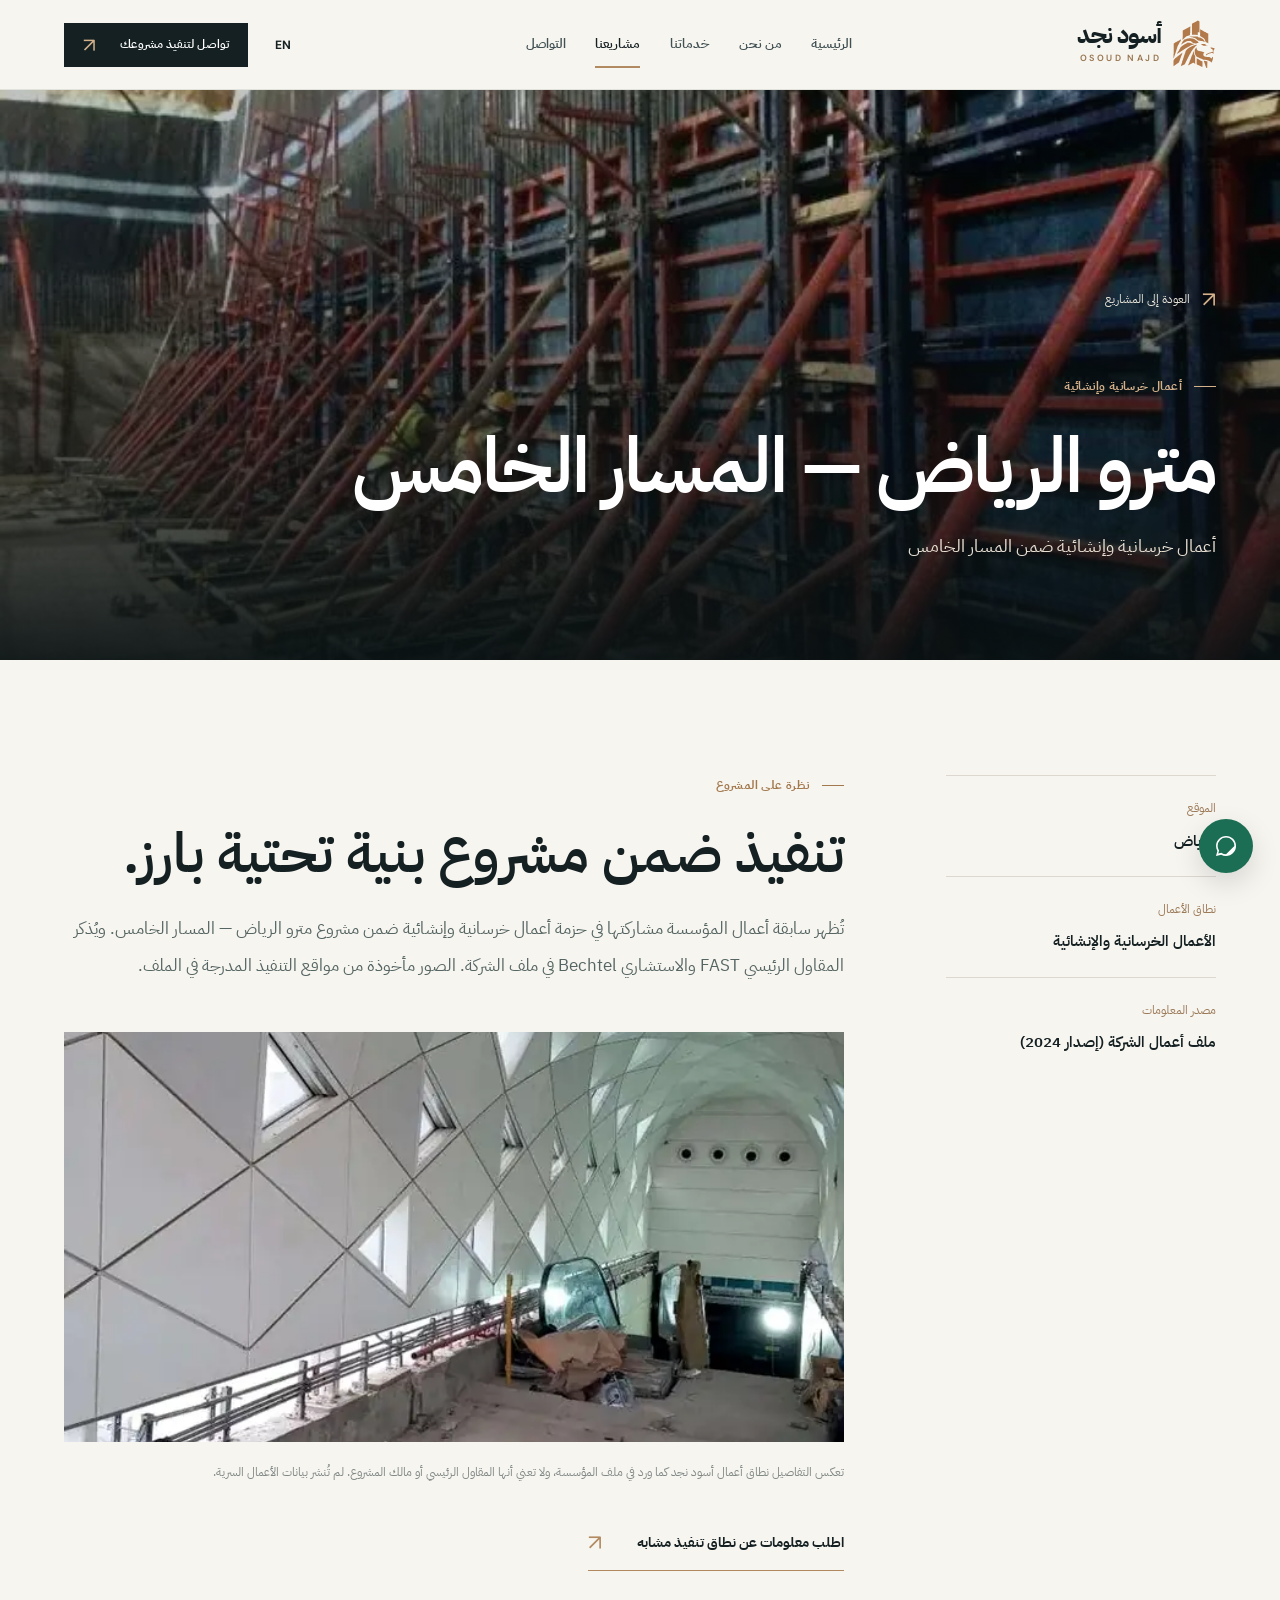
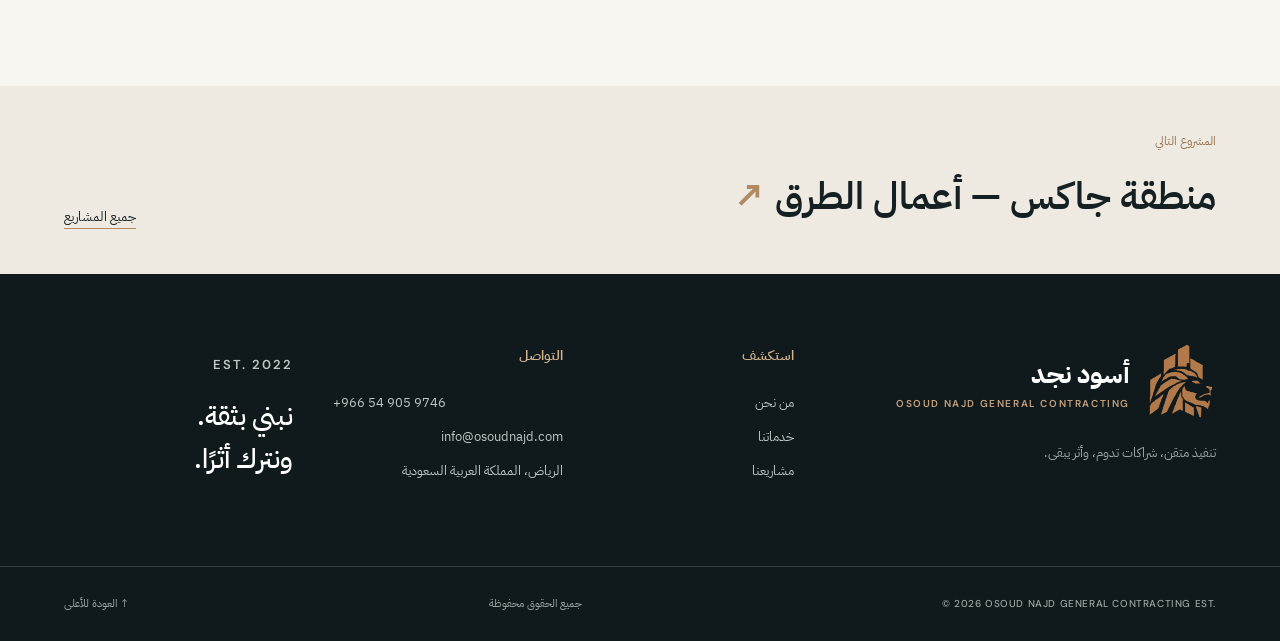
<file: project.html>
<!DOCTYPE html><html lang="ar" dir="rtl"><head><meta charset="UTF-8"><meta name="viewport" content="width=device-width,initial-scale=1"><meta name="theme-color" content="#152023"><meta name="description" content="تفاصيل ونطاقات مشاريع أسود نجد من واقع سابقة الأعمال."><meta property="og:type" content="website"><meta property="og:title" content="تفاصيل مشاريع أسود نجد"><meta property="og:description" content="تفاصيل ونطاقات مشاريع أسود نجد من واقع سابقة الأعمال."><meta property="og:image" content="https://osoud-najd-website.onrender.com/assets/social-preview.jpg"><link rel="icon" type="image/svg+xml" href="assets/osoud_symbol_bronze.svg"><link rel="preconnect" href="https://fonts.googleapis.com"><link rel="preconnect" href="https://fonts.gstatic.com" crossorigin><link href="https://fonts.googleapis.com/css2?family=DM+Sans:wght@400;500;600;700&family=IBM+Plex+Sans+Arabic:wght@300;400;500;600;700&display=swap" rel="stylesheet"><link rel="stylesheet" href="styles.css"><script defer src="script.js"></script><title>تفاصيل مشاريع أسود نجد</title></head><body data-page="projects"><a href="#main" class="skip-link" data-i18n="skip">تجاوز إلى المحتوى</a>
<header class="site-header" id="site-header">
  <div class="header-shell container">
    <a href="index.html" class="brand" aria-label="أسود نجد للمقاولات العامة"><img src="assets/osoud_symbol_bronze.svg" alt="" width="50" height="50"><span class="brand-name">أسود نجد<small>OSOUD NAJD</small></span></a>
    <nav class="primary-nav" id="primary-nav" aria-label="التنقل الرئيسي"><a href="index.html" data-i18n="nav_home" class="">الرئيسية</a><a href="about.html" data-i18n="nav_about" class="">من نحن</a><a href="services.html" data-i18n="nav_services" class="">خدماتنا</a><a href="projects.html" data-i18n="nav_projects" class="is-active">مشاريعنا</a><a href="contact.html" data-i18n="nav_contact" class="">التواصل</a></nav>
    <div class="header-actions"><button class="lang-switch" id="lang-switch" type="button" aria-label="Switch language">EN</button><a class="header-cta" href="contact.html"><span data-i18n="header_cta">تواصل لتنفيذ مشروعك</span><span aria-hidden="true">↗</span></a><button class="menu-toggle" id="menu-toggle" type="button" aria-controls="primary-nav" aria-expanded="false" aria-label="فتح القائمة"><span></span><span></span></button></div>
  </div>
</header><main id="main"><section class="case-hero" id="caseHero"><div class="case-cover"><img id="casePhoto" src="assets/project-metro.webp" alt="صورة مشروع"></div><div class="case-shade"></div><div class="container case-hero-content"><a class="case-back" href="projects.html"><span>↗</span><span data-i18n="case_back">العودة إلى المشاريع</span></a><div class="eyebrow light"><span class="dot"></span><span id="caseCategory">الأعمال الإنشائية</span></div><h1 id="caseTitle">مترو الرياض — المسار الخامس</h1><p id="caseSubtitle">أعمال خرسانية وإنشائية</p></div></section><section class="section case-content"><div class="container case-grid"><aside class="case-meta"><div><span data-i18n="case_location_label">الموقع</span><strong id="caseLocation">الرياض</strong></div><div><span data-i18n="case_scope_label">نطاق الأعمال</span><strong id="caseScope">أعمال إنشائية</strong></div><div><span data-i18n="case_basis_label">مصدر المعلومات</span><strong data-i18n="case_basis">ملف أعمال الشركة (إصدار 2024)</strong></div></aside><div class="case-story"><div class="eyebrow"><span class="dot"></span><span data-i18n="case_overview">نظرة على المشروع</span></div><h2 id="caseHeadline">تنفيذ يترك أثرًا.</h2><p id="caseDescription">مشروع من سجل أعمال أسود نجد.</p><div class="case-photo-secondary"><img id="casePhoto2" src="assets/hero-metro.webp" alt="صورة إضافية للمشروع"></div><p class="case-disclaimer" data-i18n="case_disclaimer">تعكس التفاصيل نطاق أعمال أسود نجد كما ورد في ملف المؤسسة، ولا تعني أنها المقاول الرئيسي أو مالك المشروع. لم تُنشر بيانات الأعمال السرية.</p><a class="text-link" href="contact.html"><span data-i18n="case_contact">اطلب معلومات عن نطاق تنفيذ مشابه</span><span>↗</span></a></div></div></section><section class="next-project"><div class="container next-project-inner"><div><span data-i18n="case_next_label">المشروع التالي</span><a id="caseNext" href="project.html?id=jaxroads">منطقة جاكس — أعمال الطرق <span>↗</span></a></div><a href="projects.html" data-i18n="home_all_projects">جميع المشاريع</a></div></section></main><footer class="site-footer"><div class="container footer-grid"><div class="footer-brand"><a class="foot-symbol" href="index.html"><img src="assets/osoud_symbol_bronze.svg" width="70" height="75" alt=""><span>أسود نجد<small>OSOUD NAJD GENERAL CONTRACTING</small></span></a><p data-i18n="footer_desc">تنفيذ متقن، شراكات تدوم، وأثر يبقى.</p></div><div><h3 data-i18n="footer_nav">استكشف</h3><a href="about.html" data-i18n="nav_about">من نحن</a><a href="services.html" data-i18n="nav_services">خدماتنا</a><a href="projects.html" data-i18n="nav_projects">مشاريعنا</a></div><div><h3 data-i18n="footer_connect">التواصل</h3><a href="tel:+966549059746" dir="ltr">+966 54 905 9746</a><a href="mailto:info@osoudnajd.com">info@osoudnajd.com</a><span data-i18n="footer_city">الرياض، المملكة العربية السعودية</span></div><div class="foot-statement"><span>EST. 2022</span><strong data-i18n="footer_statement">نبني بثقة.<br>ونترك أثرًا.</strong></div></div><div class="container footer-bottom"><span dir="ltr">© <span id="year">2026</span> OSOUD NAJD GENERAL CONTRACTING EST.</span><span data-i18n="copyright">جميع الحقوق محفوظة</span><a href="#main" data-i18n="back_top">↑ العودة للأعلى</a></div></footer>
<a class="float-contact" href="https://wa.me/966549059746" target="_blank" rel="noopener noreferrer" aria-label="WhatsApp"><svg viewBox="0 0 24 24" width="24" height="24" fill="currentColor" aria-hidden="true"><path d="M12.04 2C6.53 2 2.05 6.47 2.04 11.99c0 1.77.46 3.49 1.34 5.01L2 22l5.16-1.36a10 10 0 0 0 4.88 1.24h.01c5.51 0 10-4.48 10-10s-4.49-9.88-10.01-9.88Zm0 18.15c-1.56 0-3.09-.42-4.41-1.21l-.31-.18-3.06.8.82-2.98-.2-.31a8.23 8.23 0 0 1-1.26-4.28A8.43 8.43 0 0 1 12.04 3.6a8.36 8.36 0 0 1 8.36 8.39 8.39 0 0 1-8.36 8.39 8.46 8.46 0 0 1 0 16.77Zm4.63-6.27c-.25-.12-1.5-.74-1.73-.82-.23-.08-.4-.12-.57.13-.17.25-.65.82-.8.99-.15.17-.29.19-.54.07-.25-.12-1.05-.39-2-1.23-.74-.66-1.24-1.47-1.39-1.72-.15-.25-.02-.38.11-.5.11-.11.25-.29.37-.44.12-.15.16-.25.25-.42.08-.17.04-.31-.02-.44-.06-.12-.56-1.35-.77-1.84-.2-.48-.41-.41-.57-.42h-.49c-.17 0-.44.06-.67.31-.23.25-.88.86-.88 2.09s.9 2.42 1.03 2.59c.12.17 1.77 2.7 4.3 3.79.6.26 1.06.42 1.42.53.6.19 1.15.16 1.58.1.48-.07 1.5-.61 1.71-1.2.21-.59.21-1.09.15-1.2-.06-.1-.23-.17-.48-.29Z"/></svg></a></body></html>
</file>
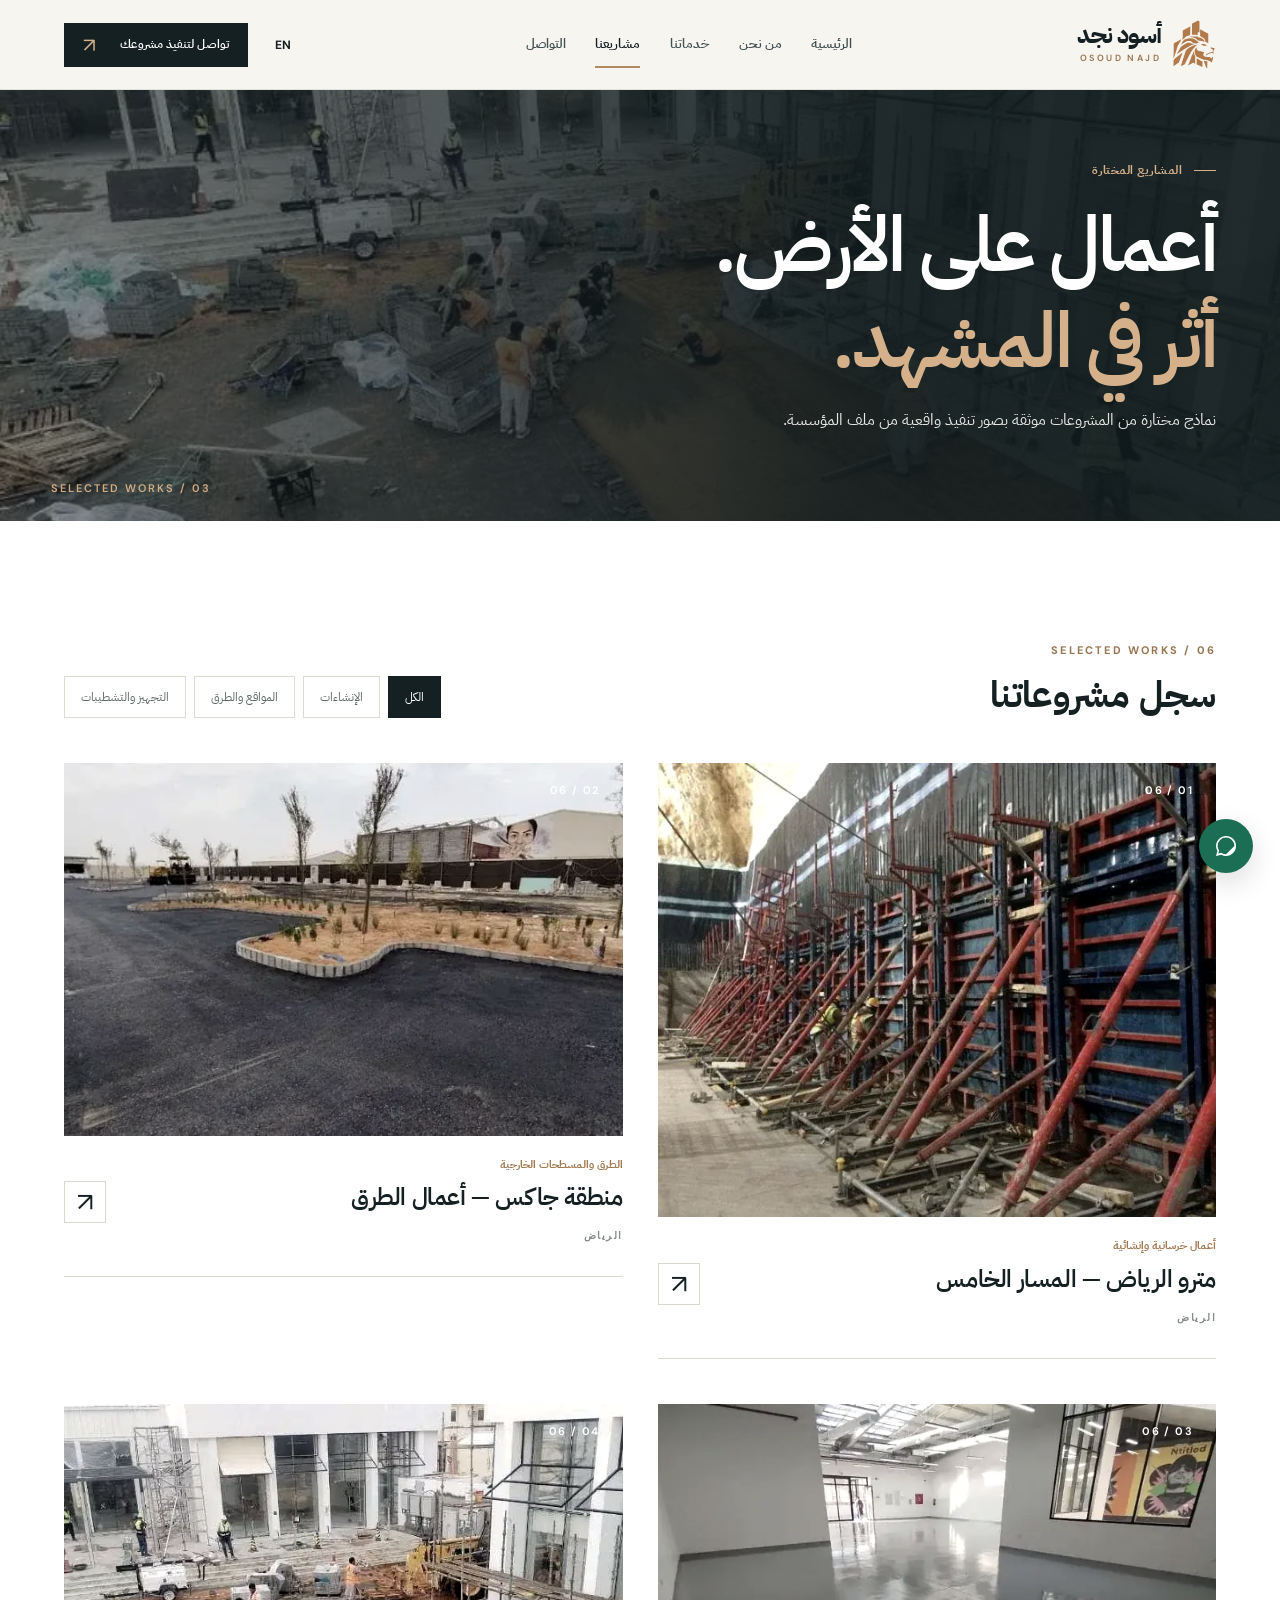
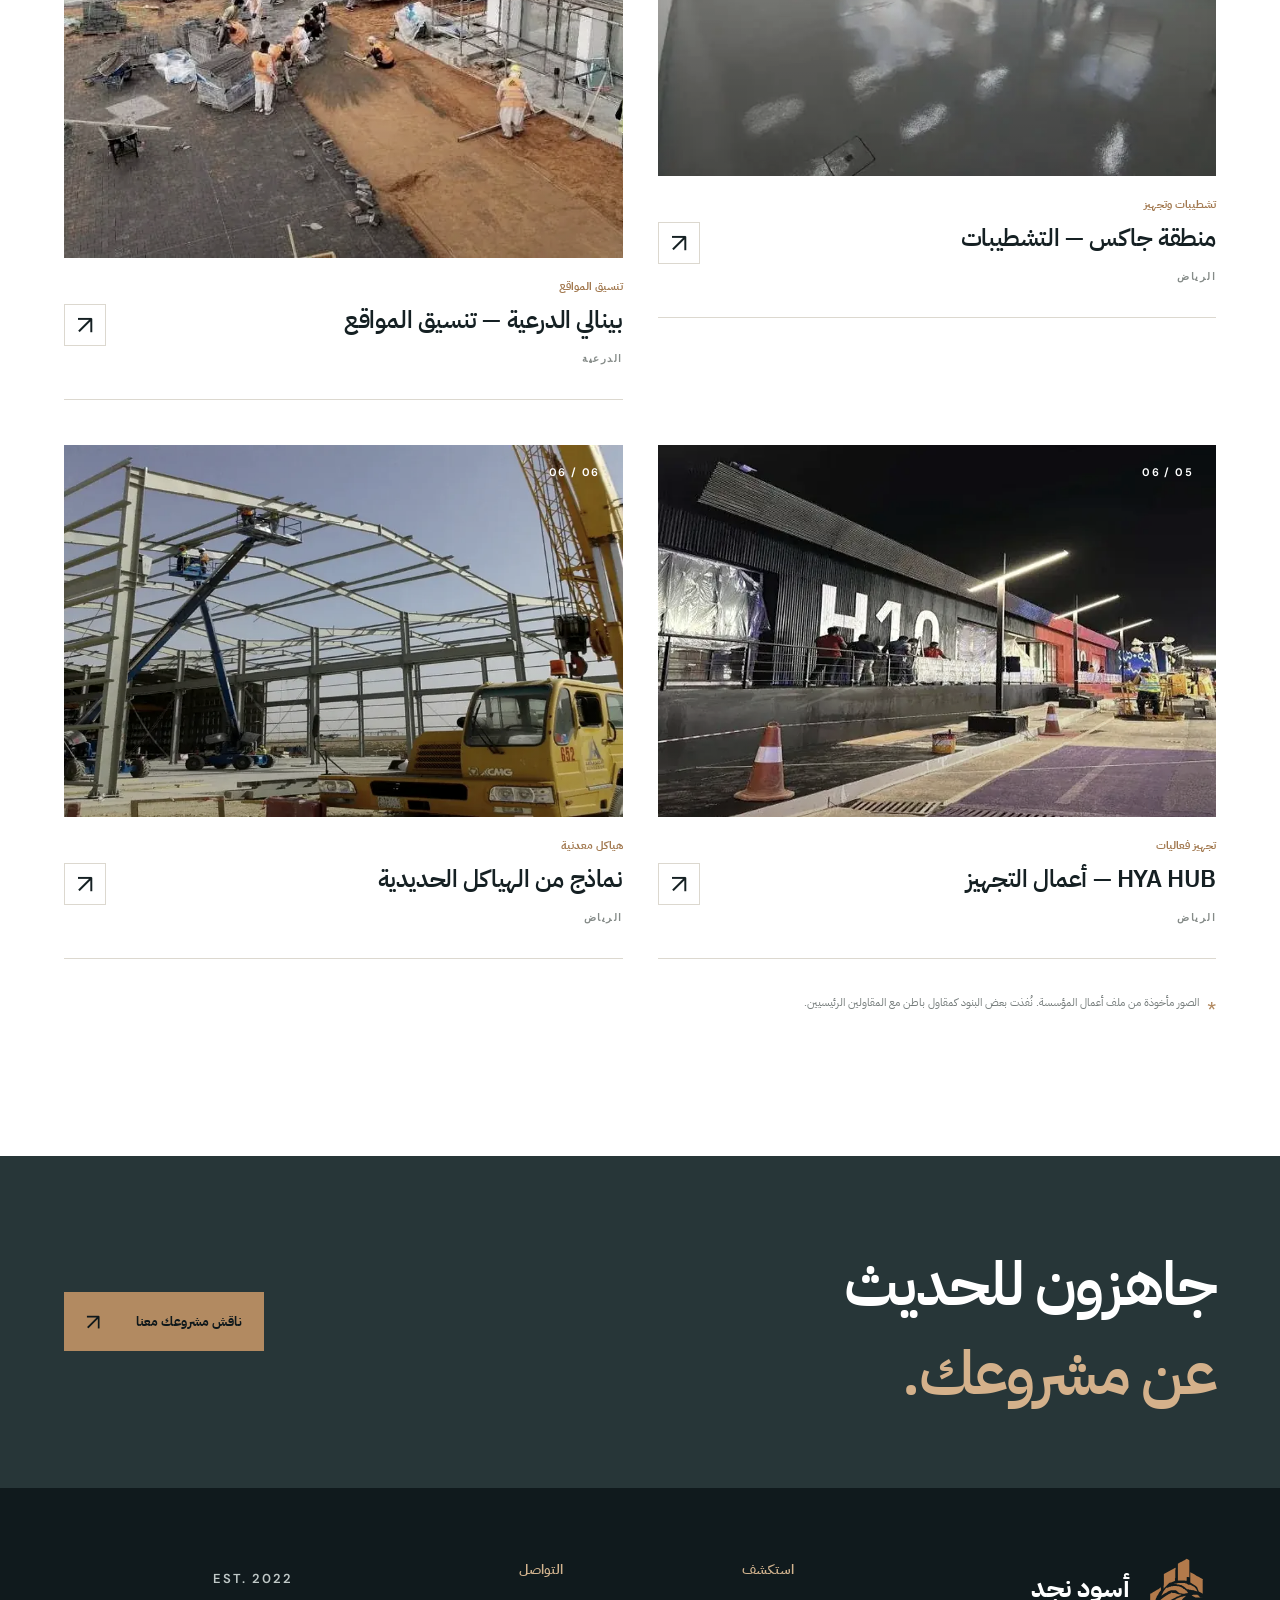
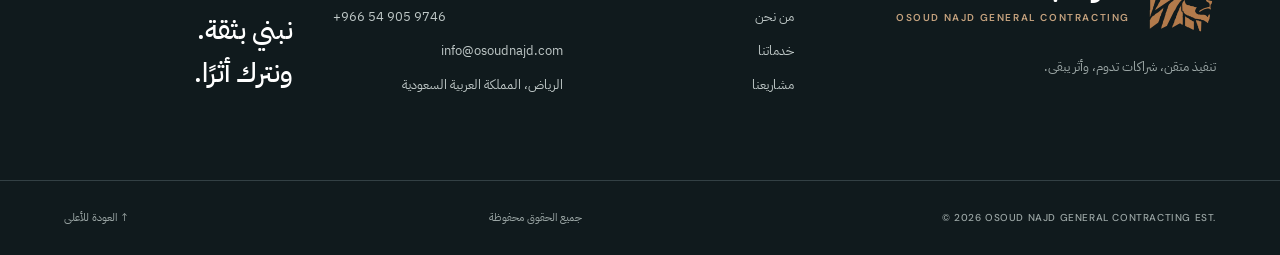
<file: projects.html>
<!DOCTYPE html><html lang="ar" dir="rtl"><head><meta charset="UTF-8"><meta name="viewport" content="width=device-width,initial-scale=1"><meta name="theme-color" content="#152023"><meta name="description" content="صور مشروعات أسود نجد في مترو الرياض وجاكس والدرعية وأعمال الهياكل الحديدية."><meta property="og:type" content="website"><meta property="og:title" content="مشاريع أسود نجد | مترو الرياض وجاكس والدرعية"><meta property="og:description" content="صور مشروعات أسود نجد في مترو الرياض وجاكس والدرعية وأعمال الهياكل الحديدية."><meta property="og:image" content="https://osoud-najd-website.onrender.com/assets/social-preview.jpg"><link rel="icon" type="image/svg+xml" href="assets/osoud_symbol_bronze.svg"><link rel="preconnect" href="https://fonts.googleapis.com"><link rel="preconnect" href="https://fonts.gstatic.com" crossorigin><link href="https://fonts.googleapis.com/css2?family=DM+Sans:wght@400;500;600;700&family=IBM+Plex+Sans+Arabic:wght@300;400;500;600;700&display=swap" rel="stylesheet"><link rel="stylesheet" href="styles.css"><script defer src="script.js"></script><title>مشاريع أسود نجد | مترو الرياض وجاكس والدرعية</title></head><body data-page="projects"><a href="#main" class="skip-link" data-i18n="skip">تجاوز إلى المحتوى</a>
<header class="site-header" id="site-header">
  <div class="header-shell container">
    <a href="index.html" class="brand" aria-label="أسود نجد للمقاولات العامة"><img src="assets/osoud_symbol_bronze.svg" alt="" width="50" height="50"><span class="brand-name">أسود نجد<small>OSOUD NAJD</small></span></a>
    <nav class="primary-nav" id="primary-nav" aria-label="التنقل الرئيسي"><a href="index.html" data-i18n="nav_home" class="">الرئيسية</a><a href="about.html" data-i18n="nav_about" class="">من نحن</a><a href="services.html" data-i18n="nav_services" class="">خدماتنا</a><a href="projects.html" data-i18n="nav_projects" class="is-active">مشاريعنا</a><a href="contact.html" data-i18n="nav_contact" class="">التواصل</a></nav>
    <div class="header-actions"><button class="lang-switch" id="lang-switch" type="button" aria-label="Switch language">EN</button><a class="header-cta" href="contact.html"><span data-i18n="header_cta">تواصل لتنفيذ مشروعك</span><span aria-hidden="true">↗</span></a><button class="menu-toggle" id="menu-toggle" type="button" aria-controls="primary-nav" aria-expanded="false" aria-label="فتح القائمة"><span></span><span></span></button></div>
  </div>
</header><main id="main"><section class="page-hero page-hero-projects"><div class="container page-hero-content"><div class="eyebrow light"><span class="dot"></span><span data-i18n="project_kicker">المشاريع المختارة</span></div><h1 data-i18n="projects_page_title">أعمال على الأرض.<br><em>أثر في المشهد.</em></h1><p data-i18n="projects_page_lead">نماذج مختارة من المشروعات موثقة بصور تنفيذ واقعية من ملف المؤسسة.</p></div><span class="page-hero-index">03 / SELECTED WORKS</span></section><section class="section projects-page-section"><div class="container"><div class="project-toolbar"><div><span class="overline">SELECTED WORKS / 06</span><h2 data-i18n="projects_grid_title">سجل مشروعاتنا</h2></div><div class="project-filters" aria-label="Project filters"><button data-filter="all" data-i18n="filter_all" aria-pressed="true">الكل</button><button data-filter="civil" data-i18n="filter_civil" aria-pressed="false">الإنشاءات</button><button data-filter="infra" data-i18n="filter_infra" aria-pressed="false">المواقع والطرق</button><button data-filter="fitout" data-i18n="filter_fitout" aria-pressed="false">التجهيز والتشطيبات</button></div></div><div class="projects-page-grid"><a href="project.html?id=metro" class="project-tile " data-category="civil" aria-label="مترو الرياض — المسار الخامس"><figure><img src="assets/project-metro.webp" alt="مترو الرياض — المسار الخامس" loading="eager" /><span class="tile-overlay"></span><span class="tile-index">01 / 06</span></figure><div class="tile-meta"><div><span class="tile-type" data-project-category="metro">أعمال إنشائية</span><h3 data-project-title="metro">مترو الرياض — المسار الخامس</h3><span class="tile-location" data-project-location="metro">الرياض</span></div><span class="tile-arrow" aria-hidden="true">↗</span></div></a><a href="project.html?id=jaxroads" class="project-tile " data-category="infra" aria-label="منطقة جاكس — أعمال الطرق"><figure><img src="assets/project-jax-roads.webp" alt="منطقة جاكس — أعمال الطرق" loading="eager" /><span class="tile-overlay"></span><span class="tile-index">02 / 06</span></figure><div class="tile-meta"><div><span class="tile-type" data-project-category="jaxroads">طرق ومسطحات خارجية</span><h3 data-project-title="jaxroads">منطقة جاكس — أعمال الطرق</h3><span class="tile-location" data-project-location="jaxroads">الرياض</span></div><span class="tile-arrow" aria-hidden="true">↗</span></div></a><a href="project.html?id=jaxfit" class="project-tile " data-category="fitout" aria-label="منطقة جاكس — تشطيبات وتجهيز"><figure><img src="assets/project-jax-fitout.webp" alt="منطقة جاكس — تشطيبات وتجهيز" loading="lazy" /><span class="tile-overlay"></span><span class="tile-index">03 / 06</span></figure><div class="tile-meta"><div><span class="tile-type" data-project-category="jaxfit">تجهيز وتشطيبات</span><h3 data-project-title="jaxfit">منطقة جاكس — تشطيبات وتجهيز</h3><span class="tile-location" data-project-location="jaxfit">الرياض</span></div><span class="tile-arrow" aria-hidden="true">↗</span></div></a><a href="project.html?id=diriyah" class="project-tile " data-category="infra" aria-label="بينالي الدرعية — لاندسكيب"><figure><img src="assets/project-diriyah.webp" alt="بينالي الدرعية — لاندسكيب" loading="lazy" /><span class="tile-overlay"></span><span class="tile-index">04 / 06</span></figure><div class="tile-meta"><div><span class="tile-type" data-project-category="diriyah">تنسيق المواقع</span><h3 data-project-title="diriyah">بينالي الدرعية — لاندسكيب</h3><span class="tile-location" data-project-location="diriyah">الدرعية</span></div><span class="tile-arrow" aria-hidden="true">↗</span></div></a><a href="project.html?id=events" class="project-tile " data-category="fitout" aria-label="HYA HUB — أعمال التجهيز"><figure><img src="assets/project-events.webp" alt="HYA HUB — أعمال التجهيز" loading="lazy" /><span class="tile-overlay"></span><span class="tile-index">05 / 06</span></figure><div class="tile-meta"><div><span class="tile-type" data-project-category="events">تجهيز فعاليات</span><h3 data-project-title="events">HYA HUB — أعمال التجهيز</h3><span class="tile-location" data-project-location="events">الرياض</span></div><span class="tile-arrow" aria-hidden="true">↗</span></div></a><a href="project.html?id=steel" class="project-tile " data-category="civil" aria-label="أعمال الهياكل الحديدية"><figure><img src="assets/project-structure.webp" alt="أعمال الهياكل الحديدية" loading="lazy" /><span class="tile-overlay"></span><span class="tile-index">06 / 06</span></figure><div class="tile-meta"><div><span class="tile-type" data-project-category="steel">هياكل فولاذية</span><h3 data-project-title="steel">أعمال الهياكل الحديدية</h3><span class="tile-location" data-project-location="steel">الرياض</span></div><span class="tile-arrow" aria-hidden="true">↗</span></div></a></div><p class="source-note"><span class="source-mark">*</span><span data-i18n="source_note">الصور مأخوذة من ملف أعمال المؤسسة. نُفذت بعض البنود كمقاول باطن مع المقاولين الرئيسيين.</span></p></div></section><section class="cta-band"><div class="container cta-inner"><div><h2 data-i18n="projects_cta">جاهزون للحديث<br><em>عن مشروعك.</em></h2></div><a href="contact.html" class="btn btn-gold"><span data-i18n="cta_button">ناقش مشروعك معنا</span><span>↗</span></a></div></section></main><footer class="site-footer"><div class="container footer-grid"><div class="footer-brand"><a class="foot-symbol" href="index.html"><img src="assets/osoud_symbol_bronze.svg" width="70" height="75" alt=""><span>أسود نجد<small>OSOUD NAJD GENERAL CONTRACTING</small></span></a><p data-i18n="footer_desc">تنفيذ متقن، شراكات تدوم، وأثر يبقى.</p></div><div><h3 data-i18n="footer_nav">استكشف</h3><a href="about.html" data-i18n="nav_about">من نحن</a><a href="services.html" data-i18n="nav_services">خدماتنا</a><a href="projects.html" data-i18n="nav_projects">مشاريعنا</a></div><div><h3 data-i18n="footer_connect">التواصل</h3><a href="tel:+966549059746" dir="ltr">+966 54 905 9746</a><a href="mailto:info@osoudnajd.com">info@osoudnajd.com</a><span data-i18n="footer_city">الرياض، المملكة العربية السعودية</span></div><div class="foot-statement"><span>EST. 2022</span><strong data-i18n="footer_statement">نبني بثقة.<br>ونترك أثرًا.</strong></div></div><div class="container footer-bottom"><span dir="ltr">© <span id="year">2026</span> OSOUD NAJD GENERAL CONTRACTING EST.</span><span data-i18n="copyright">جميع الحقوق محفوظة</span><a href="#main" data-i18n="back_top">↑ العودة للأعلى</a></div></footer>
<a class="float-contact" href="https://wa.me/966549059746" target="_blank" rel="noopener noreferrer" aria-label="WhatsApp"><svg viewBox="0 0 24 24" width="24" height="24" fill="currentColor" aria-hidden="true"><path d="M12.04 2C6.53 2 2.05 6.47 2.04 11.99c0 1.77.46 3.49 1.34 5.01L2 22l5.16-1.36a10 10 0 0 0 4.88 1.24h.01c5.51 0 10-4.48 10-10s-4.49-9.88-10.01-9.88Zm0 18.15c-1.56 0-3.09-.42-4.41-1.21l-.31-.18-3.06.8.82-2.98-.2-.31a8.23 8.23 0 0 1-1.26-4.28A8.43 8.43 0 0 1 12.04 3.6a8.36 8.36 0 0 1 8.36 8.39 8.39 0 0 1-8.36 8.39 8.46 8.46 0 0 1 0 16.77Zm4.63-6.27c-.25-.12-1.5-.74-1.73-.82-.23-.08-.4-.12-.57.13-.17.25-.65.82-.8.99-.15.17-.29.19-.54.07-.25-.12-1.05-.39-2-1.23-.74-.66-1.24-1.47-1.39-1.72-.15-.25-.02-.38.11-.5.11-.11.25-.29.37-.44.12-.15.16-.25.25-.42.08-.17.04-.31-.02-.44-.06-.12-.56-1.35-.77-1.84-.2-.48-.41-.41-.57-.42h-.49c-.17 0-.44.06-.67.31-.23.25-.88.86-.88 2.09s.9 2.42 1.03 2.59c.12.17 1.77 2.7 4.3 3.79.6.26 1.06.42 1.42.53.6.19 1.15.16 1.58.1.48-.07 1.5-.61 1.71-1.2.21-.59.21-1.09.15-1.2-.06-.1-.23-.17-.48-.29Z"/></svg></a></body></html>
</file>
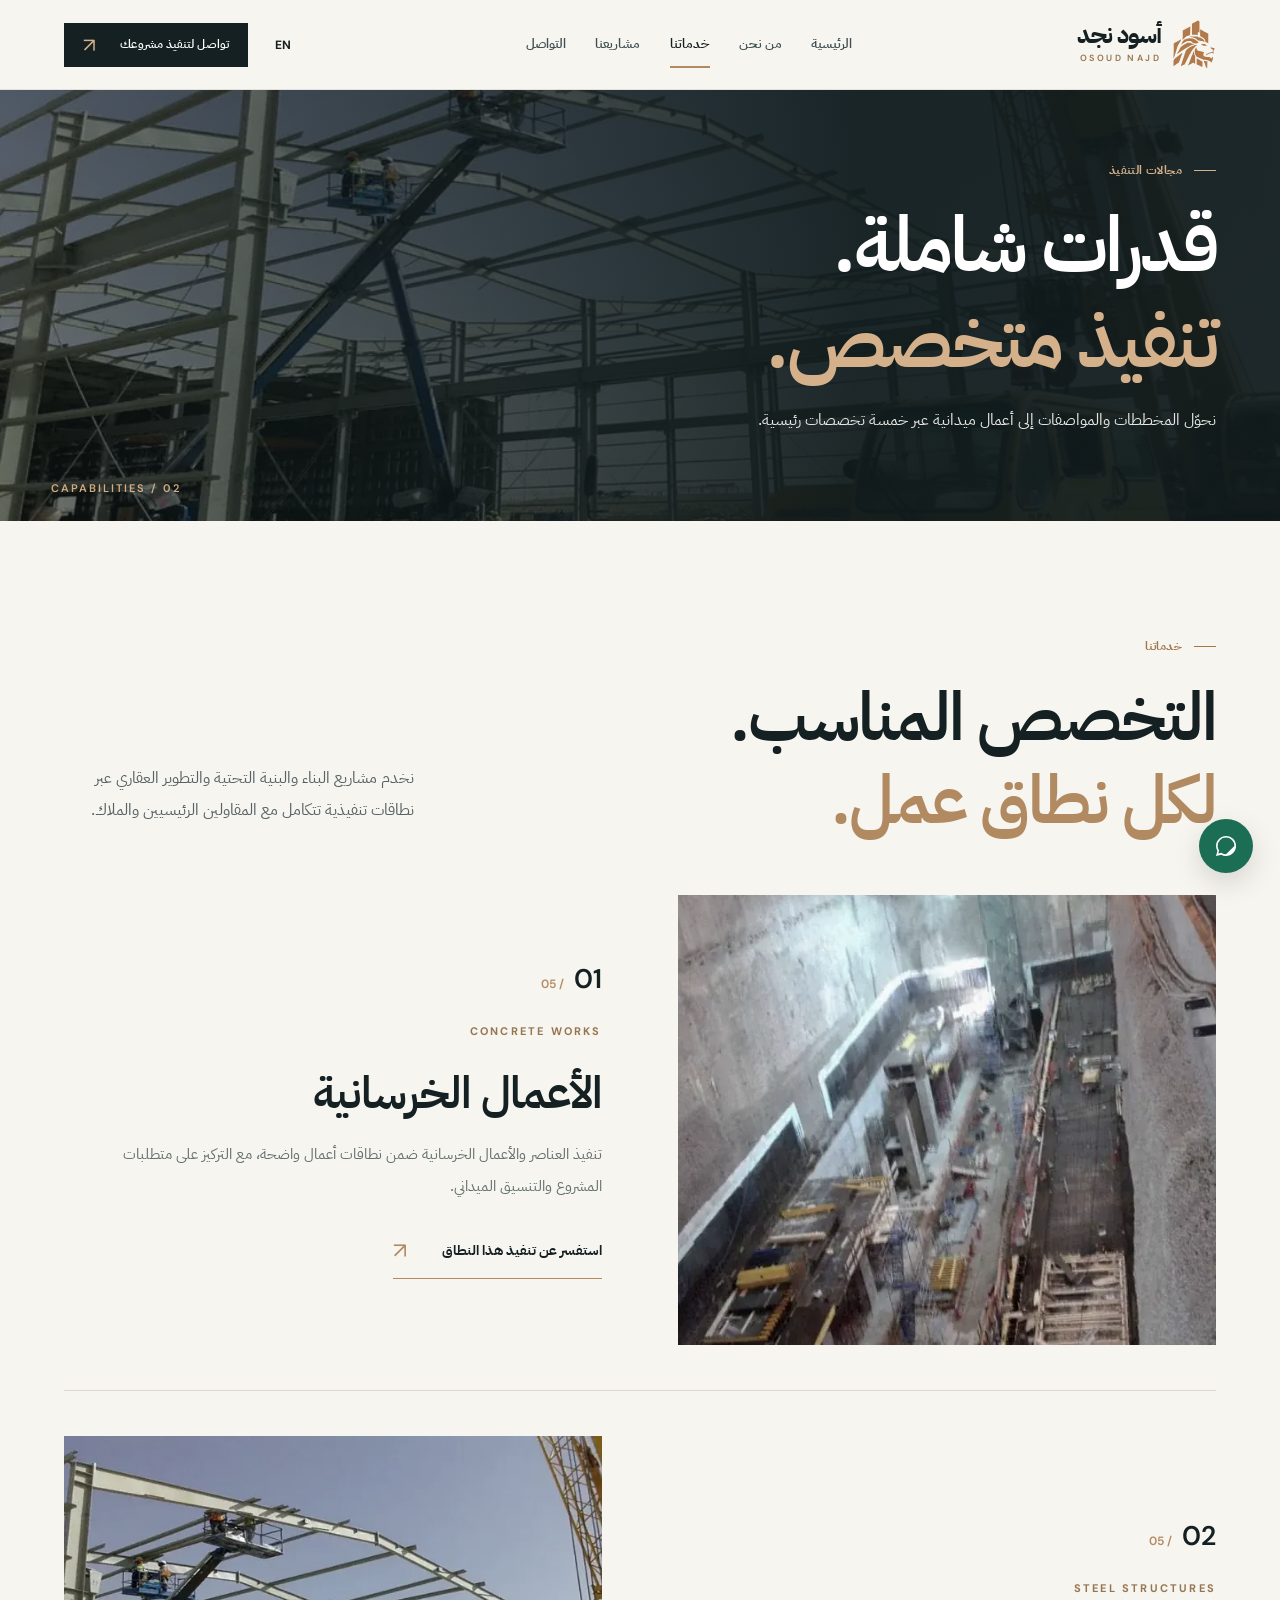
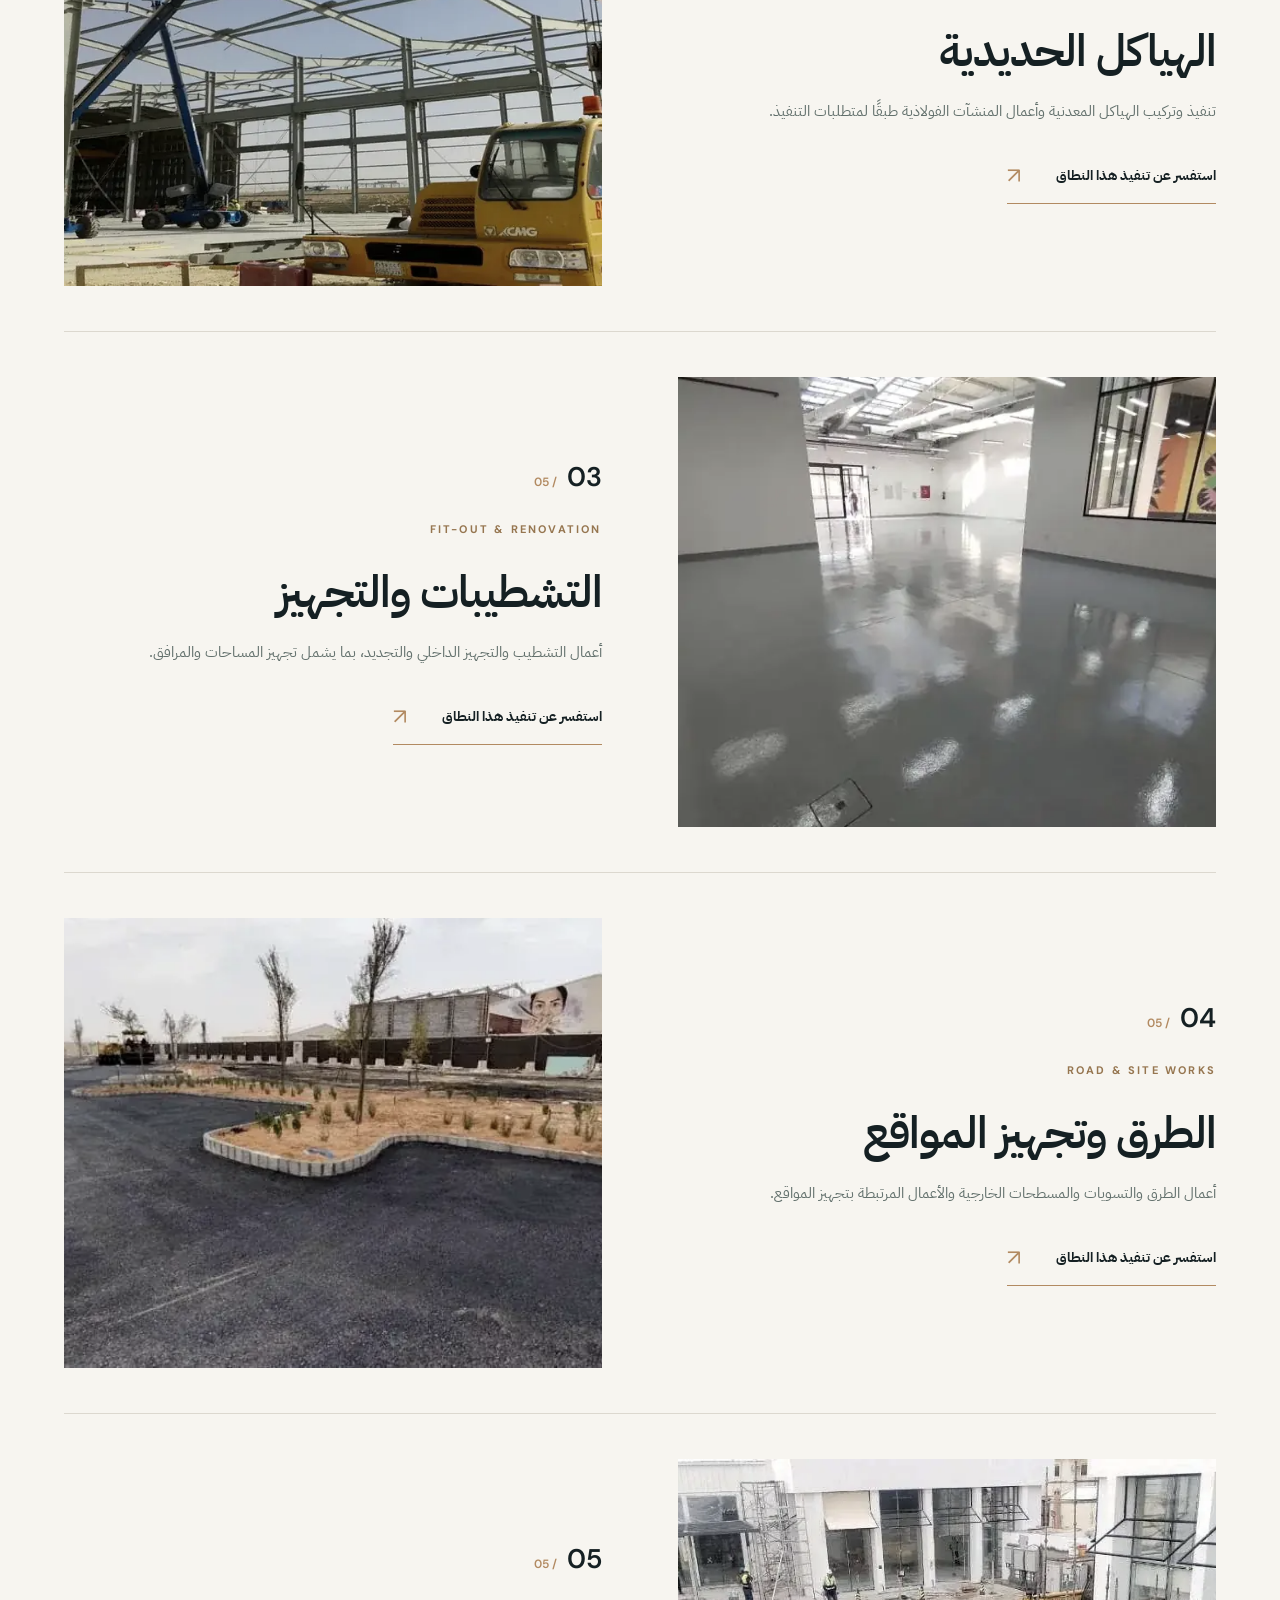
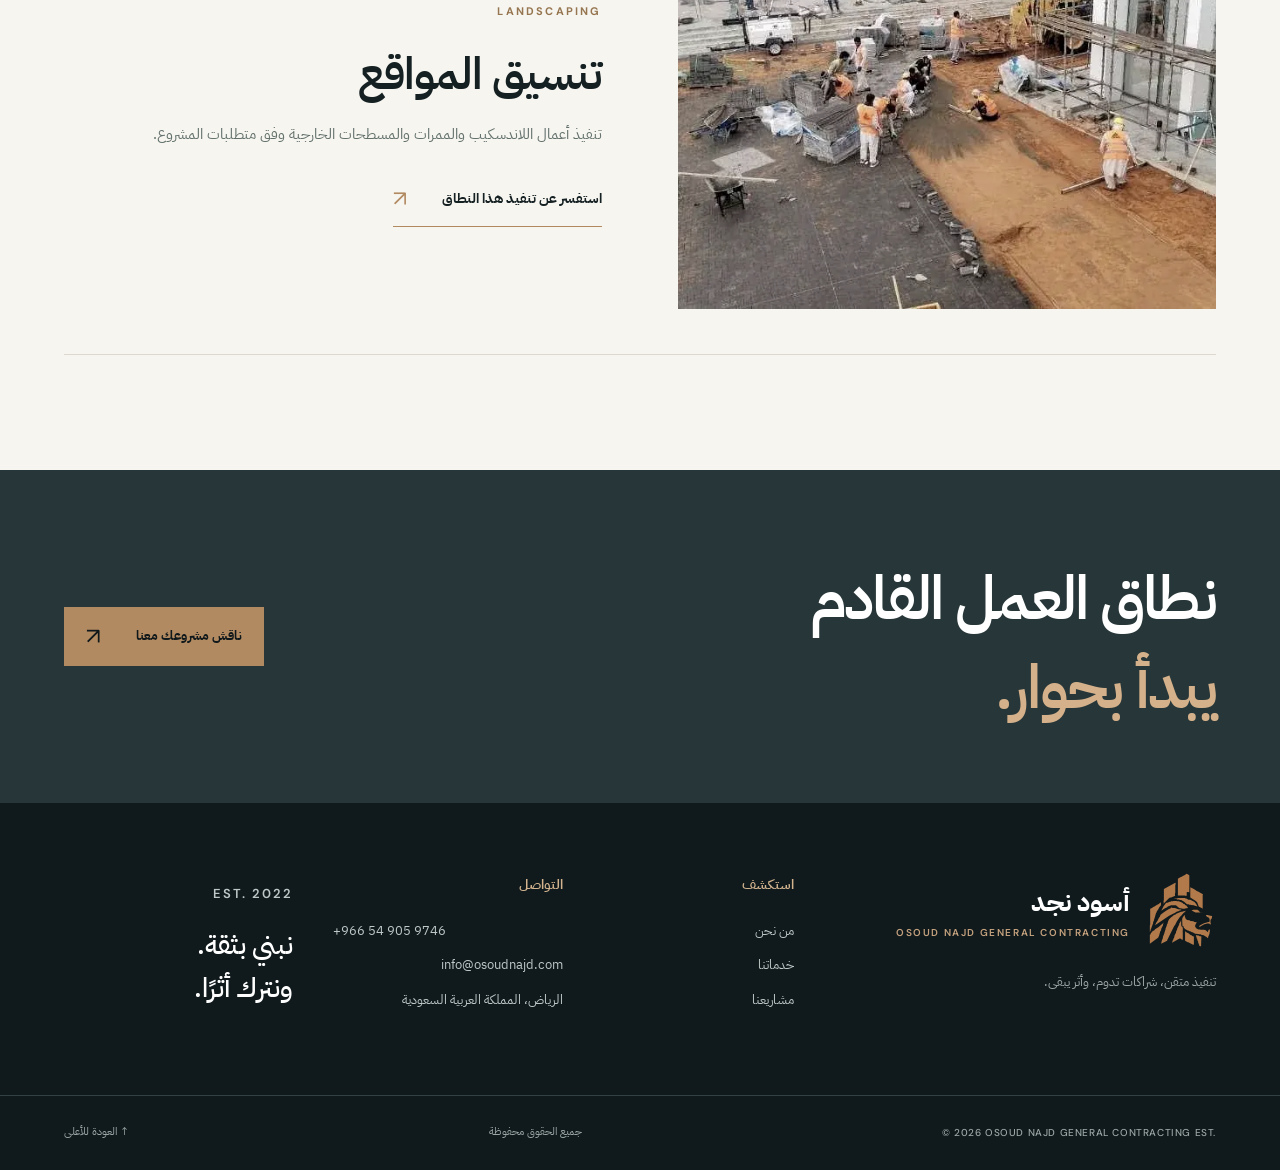
<file: services.html>
<!DOCTYPE html><html lang="ar" dir="rtl"><head><meta charset="UTF-8"><meta name="viewport" content="width=device-width,initial-scale=1"><meta name="theme-color" content="#152023"><meta name="description" content="الأعمال الخرسانية والهياكل الحديدية والتشطيبات والطرق واللاندسكيب من أسود نجد للمقاولات العامة."><meta property="og:type" content="website"><meta property="og:title" content="خدمات المقاولات | أسود نجد"><meta property="og:description" content="الأعمال الخرسانية والهياكل الحديدية والتشطيبات والطرق واللاندسكيب من أسود نجد للمقاولات العامة."><meta property="og:image" content="https://osoud-najd-website.onrender.com/assets/social-preview.jpg"><link rel="icon" type="image/svg+xml" href="assets/osoud_symbol_bronze.svg"><link rel="preconnect" href="https://fonts.googleapis.com"><link rel="preconnect" href="https://fonts.gstatic.com" crossorigin><link href="https://fonts.googleapis.com/css2?family=DM+Sans:wght@400;500;600;700&family=IBM+Plex+Sans+Arabic:wght@300;400;500;600;700&display=swap" rel="stylesheet"><link rel="stylesheet" href="styles.css"><script defer src="script.js"></script><title>خدمات المقاولات | أسود نجد</title></head><body data-page="services"><a href="#main" class="skip-link" data-i18n="skip">تجاوز إلى المحتوى</a>
<header class="site-header" id="site-header">
  <div class="header-shell container">
    <a href="index.html" class="brand" aria-label="أسود نجد للمقاولات العامة"><img src="assets/osoud_symbol_bronze.svg" alt="" width="50" height="50"><span class="brand-name">أسود نجد<small>OSOUD NAJD</small></span></a>
    <nav class="primary-nav" id="primary-nav" aria-label="التنقل الرئيسي"><a href="index.html" data-i18n="nav_home" class="">الرئيسية</a><a href="about.html" data-i18n="nav_about" class="">من نحن</a><a href="services.html" data-i18n="nav_services" class="is-active">خدماتنا</a><a href="projects.html" data-i18n="nav_projects" class="">مشاريعنا</a><a href="contact.html" data-i18n="nav_contact" class="">التواصل</a></nav>
    <div class="header-actions"><button class="lang-switch" id="lang-switch" type="button" aria-label="Switch language">EN</button><a class="header-cta" href="contact.html"><span data-i18n="header_cta">تواصل لتنفيذ مشروعك</span><span aria-hidden="true">↗</span></a><button class="menu-toggle" id="menu-toggle" type="button" aria-controls="primary-nav" aria-expanded="false" aria-label="فتح القائمة"><span></span><span></span></button></div>
  </div>
</header><main id="main"><section class="page-hero page-hero-services"><div class="container page-hero-content"><div class="eyebrow light"><span class="dot"></span><span data-i18n="services_kicker">مجالات التنفيذ</span></div><h1 data-i18n="services_page_title">قدرات شاملة.<br><em>تنفيذ متخصص.</em></h1><p data-i18n="services_page_lead">نحوّل المخططات والمواصفات إلى أعمال ميدانية عبر خمسة تخصصات رئيسية.</p></div><span class="page-hero-index">02 / CAPABILITIES</span></section><section class="section"><div class="container"><div class="section-header"><div><div class="eyebrow"><span class="dot"></span><span data-i18n="services_intro_kicker">خدماتنا</span></div><h2 class="section-heading" data-i18n="services_intro_title">التخصص المناسب.<br><em>لكل نطاق عمل.</em></h2></div><p class="section-summary" data-i18n="services_intro_p">نخدم مشاريع البناء والبنية التحتية والتطوير العقاري عبر نطاقات تنفيذية تتكامل مع المقاولين الرئيسيين والملاك.</p></div><div class="services-list"><article id="concrete" class="capability"><div class="capability-img"><img src="assets/detail-concrete.webp" alt="الأعمال الخرسانية" loading="lazy"></div><div class="capability-copy"><span class="cap-id">01 <i>/ 05</i></span><span class="overline">CONCRETE WORKS</span><h3 data-i18n="service_title_concrete">الأعمال الخرسانية</h3><p data-i18n="service_desc_concrete">تنفيذ العناصر والأعمال الخرسانية ضمن نطاقات أعمال واضحة، مع التركيز على متطلبات المشروع والتنسيق الميداني.</p><a class="text-link" href="contact.html"><span data-i18n="service_contact">استفسر عن تنفيذ هذا النطاق</span><span>↗</span></a></div></article><article id="steel" class="capability"><div class="capability-img"><img src="assets/project-structure.webp" alt="الهياكل الحديدية" loading="lazy"></div><div class="capability-copy"><span class="cap-id">02 <i>/ 05</i></span><span class="overline">STEEL STRUCTURES</span><h3 data-i18n="service_title_steel">الهياكل الحديدية</h3><p data-i18n="service_desc_steel">تنفيذ وتركيب الهياكل المعدنية وأعمال المنشآت الفولاذية طبقًا لمتطلبات التنفيذ.</p><a class="text-link" href="contact.html"><span data-i18n="service_contact">استفسر عن تنفيذ هذا النطاق</span><span>↗</span></a></div></article><article id="fitout" class="capability"><div class="capability-img"><img src="assets/project-jax-fitout.webp" alt="التشطيبات والتجهيز" loading="lazy"></div><div class="capability-copy"><span class="cap-id">03 <i>/ 05</i></span><span class="overline">FIT-OUT & RENOVATION</span><h3 data-i18n="service_title_fitout">التشطيبات والتجهيز</h3><p data-i18n="service_desc_fitout">أعمال التشطيب والتجهيز الداخلي والتجديد، بما يشمل تجهيز المساحات والمرافق.</p><a class="text-link" href="contact.html"><span data-i18n="service_contact">استفسر عن تنفيذ هذا النطاق</span><span>↗</span></a></div></article><article id="roads" class="capability"><div class="capability-img"><img src="assets/project-jax-roads.webp" alt="الطرق وتجهيز المواقع" loading="lazy"></div><div class="capability-copy"><span class="cap-id">04 <i>/ 05</i></span><span class="overline">ROAD & SITE WORKS</span><h3 data-i18n="service_title_roads">الطرق وتجهيز المواقع</h3><p data-i18n="service_desc_roads">أعمال الطرق والتسويات والمسطحات الخارجية والأعمال المرتبطة بتجهيز المواقع.</p><a class="text-link" href="contact.html"><span data-i18n="service_contact">استفسر عن تنفيذ هذا النطاق</span><span>↗</span></a></div></article><article id="landscape" class="capability"><div class="capability-img"><img src="assets/project-diriyah.webp" alt="تنسيق المواقع" loading="lazy"></div><div class="capability-copy"><span class="cap-id">05 <i>/ 05</i></span><span class="overline">LANDSCAPING</span><h3 data-i18n="service_title_landscape">تنسيق المواقع</h3><p data-i18n="service_desc_landscape">تنفيذ أعمال اللاندسكيب والممرات والمسطحات الخارجية وفق متطلبات المشروع.</p><a class="text-link" href="contact.html"><span data-i18n="service_contact">استفسر عن تنفيذ هذا النطاق</span><span>↗</span></a></div></article></div></div></section><section class="cta-band"><div class="container cta-inner"><div><h2 data-i18n="service_cta">نطاق العمل القادم<br><em>يبدأ بحوار.</em></h2></div><a href="contact.html" class="btn btn-gold"><span data-i18n="cta_button">ناقش مشروعك معنا</span><span>↗</span></a></div></section></main><footer class="site-footer"><div class="container footer-grid"><div class="footer-brand"><a class="foot-symbol" href="index.html"><img src="assets/osoud_symbol_bronze.svg" width="70" height="75" alt=""><span>أسود نجد<small>OSOUD NAJD GENERAL CONTRACTING</small></span></a><p data-i18n="footer_desc">تنفيذ متقن، شراكات تدوم، وأثر يبقى.</p></div><div><h3 data-i18n="footer_nav">استكشف</h3><a href="about.html" data-i18n="nav_about">من نحن</a><a href="services.html" data-i18n="nav_services">خدماتنا</a><a href="projects.html" data-i18n="nav_projects">مشاريعنا</a></div><div><h3 data-i18n="footer_connect">التواصل</h3><a href="tel:+966549059746" dir="ltr">+966 54 905 9746</a><a href="mailto:info@osoudnajd.com">info@osoudnajd.com</a><span data-i18n="footer_city">الرياض، المملكة العربية السعودية</span></div><div class="foot-statement"><span>EST. 2022</span><strong data-i18n="footer_statement">نبني بثقة.<br>ونترك أثرًا.</strong></div></div><div class="container footer-bottom"><span dir="ltr">© <span id="year">2026</span> OSOUD NAJD GENERAL CONTRACTING EST.</span><span data-i18n="copyright">جميع الحقوق محفوظة</span><a href="#main" data-i18n="back_top">↑ العودة للأعلى</a></div></footer>
<a class="float-contact" href="https://wa.me/966549059746" target="_blank" rel="noopener noreferrer" aria-label="WhatsApp"><svg viewBox="0 0 24 24" width="24" height="24" fill="currentColor" aria-hidden="true"><path d="M12.04 2C6.53 2 2.05 6.47 2.04 11.99c0 1.77.46 3.49 1.34 5.01L2 22l5.16-1.36a10 10 0 0 0 4.88 1.24h.01c5.51 0 10-4.48 10-10s-4.49-9.88-10.01-9.88Zm0 18.15c-1.56 0-3.09-.42-4.41-1.21l-.31-.18-3.06.8.82-2.98-.2-.31a8.23 8.23 0 0 1-1.26-4.28A8.43 8.43 0 0 1 12.04 3.6a8.36 8.36 0 0 1 8.36 8.39 8.39 0 0 1-8.36 8.39 8.46 8.46 0 0 1 0 16.77Zm4.63-6.27c-.25-.12-1.5-.74-1.73-.82-.23-.08-.4-.12-.57.13-.17.25-.65.82-.8.99-.15.17-.29.19-.54.07-.25-.12-1.05-.39-2-1.23-.74-.66-1.24-1.47-1.39-1.72-.15-.25-.02-.38.11-.5.11-.11.25-.29.37-.44.12-.15.16-.25.25-.42.08-.17.04-.31-.02-.44-.06-.12-.56-1.35-.77-1.84-.2-.48-.41-.41-.57-.42h-.49c-.17 0-.44.06-.67.31-.23.25-.88.86-.88 2.09s.9 2.42 1.03 2.59c.12.17 1.77 2.7 4.3 3.79.6.26 1.06.42 1.42.53.6.19 1.15.16 1.58.1.48-.07 1.5-.61 1.71-1.2.21-.59.21-1.09.15-1.2-.06-.1-.23-.17-.48-.29Z"/></svg></a></body></html>
</file>
<file: styles.css>
:root{--ink:#152023;--ink-deep:#0f181b;--ink-mid:#273638;--paper:#f7f5f0;--paper-dark:#eeeae2;--line:#dcd8cf;--copper:#b28a61;--copper-light:#d4b18b;--muted:#687173;--white:#fff;--font-ar:'IBM Plex Sans Arabic',Tahoma,Arial,sans-serif;--font-en:'DM Sans',Arial,sans-serif;--ease:cubic-bezier(.2,.75,.2,1);--max:1380px}
*,*:before,*:after{box-sizing:border-box}html{scroll-behavior:smooth;scroll-padding-top:100px}body{margin:0;color:var(--ink);background:var(--paper);font-family:var(--font-ar);line-height:1.7;-webkit-font-smoothing:antialiased}body[dir="ltr"]{font-family:var(--font-en)}button,input,textarea,select{font:inherit}a{color:inherit;text-decoration:none}img{max-width:100%;display:block}button{cursor:pointer}::selection{background:var(--copper);color:white}.container{max-width:var(--max);padding-inline:clamp(22px,5vw,78px);margin-inline:auto}.skip-link{position:absolute;inset-inline-start:1rem;top:-120px;z-index:100;background:var(--white);padding:8px 16px}.skip-link:focus{top:1rem}.site-header{z-index:30;position:sticky;top:0;background:rgba(247,245,240,.96);backdrop-filter:blur(20px);border-bottom:1px solid rgba(20,32,35,.09);transition:box-shadow .3s}.site-header.is-scrolled{box-shadow:0 14px 36px rgba(15,24,27,.07)}.header-shell{height:89px;display:flex;align-items:center;gap:2rem;justify-content:space-between}.brand{display:flex;align-items:center;gap:11px;flex-shrink:0}.brand img{width:44px;height:50px;object-fit:contain}.brand-name{font-weight:700;line-height:1.1;font-size:24px;letter-spacing:-1px;white-space:nowrap}.brand-name small{font:600 9px/2 var(--font-en);letter-spacing:2.4px;display:block;color:#98754f}.primary-nav{display:flex;gap:clamp(18px,2.3vw,40px);align-items:center;margin-inline:auto}.primary-nav a{font-size:13px;font-weight:600;color:#405053;transition:color .2s;position:relative;white-space:nowrap}.primary-nav a:hover,.primary-nav a.is-active{color:var(--ink)}.primary-nav a:after{content:'';position:absolute;inset-inline:0;bottom:-12px;height:2px;background:var(--copper);transform:scaleX(0);transform-origin:right;transition:transform .25s}.primary-nav a.is-active:after,.primary-nav a:hover:after{transform:scaleX(1)}.header-actions{display:flex;align-items:center;gap:17px}.lang-switch{background:transparent;border:0;color:var(--ink);font:700 12px var(--font-en);padding:10px}.header-cta{background:var(--ink);color:white;min-height:44px;display:flex;align-items:center;gap:24px;padding:0 19px;font-size:12px;font-weight:600;white-space:nowrap;transition:background .25s}.header-cta span:last-child{color:var(--copper-light);font:20px var(--font-en)}.header-cta:hover{background:#334548}.menu-toggle{display:none;width:41px;height:41px;background:transparent;border:1px solid var(--line);align-items:center;justify-content:center;flex-direction:column;gap:6px}.menu-toggle span{width:19px;height:1.5px;background:var(--ink);transition:transform .2s}
.eyebrow{display:flex;gap:12px;align-items:center;color:#a2784d;font-size:12px;letter-spacing:.4px;font-weight:700}.eyebrow.light{color:var(--copper-light)}.dot{width:22px;height:1px;background:currentColor;display:inline-block}.overline{font:700 11px var(--font-en);letter-spacing:2.2px;color:#967650}.section{padding-block:clamp(82px,9vw,146px)}.section-heading{font-size:clamp(40px,5.2vw,78px);font-weight:600;line-height:1.25;letter-spacing:-2px;margin:20px 0 0}.section-heading em{font-style:normal;color:var(--copper)}.section-heading.light-heading{color:#fff}.section-heading.light-heading em{color:var(--copper-light)}.section-header{display:flex;align-items:end;justify-content:space-between;gap:70px;margin-bottom:52px}.section-summary{max-width:350px;color:#566263;font-size:16px;line-height:2.05}.section-summary p{margin:0 0 24px}.text-link{color:var(--ink);font-size:14px;font-weight:650;display:inline-flex;gap:35px;justify-content:space-between;align-items:center;padding:8px 0 13px;border-bottom:1px solid var(--copper);transition:gap .25s, color .25s}.text-link span:last-child{font:22px var(--font-en);color:var(--copper)}.text-link:hover{gap:45px;color:#a16d35}.text-link.inverse{color:#f5f0e7}.btn{display:inline-flex;justify-content:space-between;align-items:center;gap:36px;font-size:13px;font-weight:650;min-height:59px;padding:0 22px;transition:background .25s,color .25s,transform .25s}.btn:hover{transform:translateY(-3px)}.btn span:last-child{font:23px var(--font-en)}.btn-gold{background:var(--copper);color:var(--ink-deep)}.btn-gold:hover{background:#d0a878}.btn-ghost{border:1px solid rgba(255,255,255,.55);color:white}.btn-ghost:hover{background:rgba(255,255,255,.1)}.btn-dark{background:var(--ink);color:white;border:0}.btn-dark span:last-child{color:var(--copper-light)}
.hero{min-height:clamp(680px,76vw,830px);color:white;position:relative;overflow:hidden;background:var(--ink-deep);isolation:isolate}.hero-image{position:absolute;inset:0;background:url('assets/hero-structure.webp') center 46%/cover no-repeat;z-index:-3;transform:scale(1.01);animation:hero-zoom 18s ease-out both}.hero-vignette{position:absolute;inset:0;background:linear-gradient(90deg,rgba(6,13,16,.35),rgba(6,13,16,.73) 50%,rgba(6,13,16,.87) 100%),linear-gradient(0deg,rgba(5,12,14,.55),transparent 34%);z-index:-2}html[dir="ltr"] .hero-vignette{background:linear-gradient(270deg,rgba(6,13,16,.35),rgba(6,13,16,.73) 50%,rgba(6,13,16,.87) 100%),linear-gradient(0deg,rgba(5,12,14,.55),transparent 34%)}@keyframes hero-zoom{from{transform:scale(1.055)}to{transform:scale(1)}}.hero-grid{display:grid;grid-template-columns:minmax(0,1fr) 246px;gap:60px;align-items:center;min-height:clamp(600px,70vw,745px);padding-top:55px;padding-bottom:90px}.hero-copy{max-width:940px;padding-block:45px}.hero h1{font-size:clamp(66px,7.4vw,120px);letter-spacing:-4.4px;line-height:1.18;font-weight:600;margin:25px 0 24px}.hero h1 em{font-weight:400;font-style:normal;color:#d8b18a}.hero-copy>p{font-size:clamp(15px,1.4vw,18px);line-height:2.1;max-width:650px;color:#e6e7e3;margin:0 0 35px}.hero-actions{display:flex;gap:12px;flex-wrap:wrap}.hero-aside{display:flex;flex-direction:column;gap:25px;justify-self:end;align-self:center;padding-top:110px}.aside-card{width:220px;padding:8px;background:rgba(247,245,240,.08);border:1px solid rgba(255,255,255,.25);backdrop-filter:blur(12px)}.aside-card img{height:155px;width:100%;object-fit:cover;filter:saturate(.75)}.aside-caption{padding:13px 8px 6px;display:flex;flex-direction:column;gap:5px}.aside-caption span{font:700 10px var(--font-en);letter-spacing:1.5px;color:#d1ae89}.aside-caption strong{font-size:13px;font-weight:550}.hero-side-bottom{display:flex;flex-direction:column;gap:10px;font:600 10px var(--font-en);letter-spacing:1.5px;color:#e1d2c1}.vertical-rule{height:33px;width:1px;background:#d2b18e;display:block}.hero-footer{border-top:1px solid rgba(255,255,255,.23);position:absolute;bottom:0;inset-inline:0;background:rgba(5,10,11,.36)}.hero-footer-inner{min-height:82px;display:flex;justify-content:space-between;align-items:center;gap:20px}.hero-footer span{color:#f6eee3;font:600 10px var(--font-en);letter-spacing:1.75px}.hero-footer i{color:#c9a37a;font-style:normal}.hero-footer a{font-size:12px;font-weight:600}.credentials{background:var(--paper-dark);border-bottom:1px solid var(--line)}.cred-inner{display:flex;align-items:center;justify-content:space-between;min-height:134px;gap:32px}.cred-title{font-weight:600;font-size:17px;max-width:185px}.cred-items{display:flex;gap:clamp(26px,5vw,90px)}.cred-items>div{display:flex;align-items:center;gap:12px}.cred-items b{font:600 38px var(--font-en);line-height:1;color:var(--ink)}.cred-items span{font-size:11px;color:#6a7471;max-width:92px;line-height:1.5}.cred-caption{font-size:10px;color:#777d77;max-width:90px}
.about-grid{display:grid;grid-template-columns:1fr 1.06fr;gap:clamp(55px,8vw,145px);align-items:center}.copy-block p{max-width:570px;color:#677173;font-size:15px;line-height:2.05}.copy-block .lead{color:#324044;font-size:18px;line-height:1.95;margin-top:32px}.copy-block .text-link{margin-top:25px}.about-visual{position:relative;min-height:540px}.about-visual>img{width:100%;height:540px;object-fit:cover;filter:saturate(.8)}.visual-mark{position:absolute;top:-28px;inset-inline-start:-32px;width:143px;height:143px;background:var(--copper);display:flex;align-items:center;justify-content:center;flex-direction:column}.visual-mark>span{font:500 62px var(--font-en);line-height:1;letter-spacing:-8px}.visual-mark small{font:700 10px var(--font-en);letter-spacing:1px}.visual-caption{position:absolute;inset-inline-end:-30px;bottom:30px;background:var(--ink);color:white;padding:23px 28px;display:flex;flex-direction:column;gap:5px;min-width:240px}.visual-caption span:first-child{font:700 10px var(--font-en);letter-spacing:1.6px;color:var(--copper-light)}.visual-caption span:last-child{font-size:14px}
.featured-section{background:#fff}.home-projects-grid{display:grid;grid-template-columns:1.2fr .8fr;gap:35px}.project-tile{display:block;min-width:0;position:relative;outline-offset:5px}.project-tile figure{position:relative;margin:0;aspect-ratio:1.55;overflow:hidden;background:#bdc1bb}.project-tile-feature figure{aspect-ratio:1.18}.project-tile img{width:100%;height:100%;object-fit:cover;filter:saturate(.76) contrast(1.02);transition:transform .75s var(--ease),filter .45s}.project-tile:hover img{transform:scale(1.045);filter:saturate(1)}.project-tile .tile-overlay{position:absolute;inset:0;background:linear-gradient(0deg,rgba(0,0,0,.2),transparent 50%)}.tile-index{position:absolute;top:20px;inset-inline-start:23px;color:#fff;font:650 11px var(--font-en);letter-spacing:1.4px}.tile-meta{display:flex;justify-content:space-between;align-items:center;gap:20px;padding:20px 0 28px;border-bottom:1px solid var(--line)}.tile-type{display:block;font-size:11px;color:#a1774d;font-weight:700}.tile-meta h3{font-size:clamp(17px,2vw,24px);margin:6px 0;font-weight:600;line-height:1.45;letter-spacing:-.4px}.tile-location{font:600 10px var(--font-en);letter-spacing:1.5px;color:#858b88}.tile-arrow{font:26px var(--font-en);border:1px solid var(--line);width:42px;height:42px;display:grid;place-items:center;transition:background .25s,color .25s}.project-tile:hover .tile-arrow{background:var(--ink);color:white}.source-note{margin-top:35px;color:#767d7c;font-size:11px;display:flex;gap:8px;align-items:start;max-width:710px}.source-mark{color:var(--copper);font-size:21px}
.philosophy{background:var(--ink-deep);color:white;position:relative;overflow:hidden}.philosophy:before{content:'O';font:700 650px var(--font-en);color:rgba(255,255,255,.016);position:absolute;inset-inline-start:-60px;top:-210px;pointer-events:none}.philosophy-grid{display:grid;grid-template-columns:.9fr 1.1fr;gap:8vw;align-items:center;position:relative}.philosophy-grid>div:first-child>p{font-size:15px;line-height:2.05;color:#bec9c7;max-width:420px;margin:30px 0}.disciplines{border-top:1px solid #435052}.disciplines a{display:grid;grid-template-columns:44px 1fr 30px;align-items:center;gap:16px;padding:29px 3px;border-bottom:1px solid #435052;transition:background .3s,padding .3s}.disciplines a:hover{background:#213033;padding-inline:18px}.disciplines a>span:first-child{font:600 12px var(--font-en);color:var(--copper-light)}.disciplines a strong{font-size:22px;font-weight:500}.disciplines a>span:last-child{font:23px var(--font-en);color:var(--copper-light)}.process{background:var(--paper)}.process-steps{display:grid;grid-template-columns:repeat(4,1fr);gap:20px}.process-steps>div{border-top:1px solid #c7c1b7;padding-top:22px}.process-steps>div>span{font:650 13px var(--font-en);color:#a3784f}.process-steps h3{margin:35px 0 12px;font-size:21px;font-weight:600}.process-steps p{font-size:13px;line-height:1.95;color:#6b7675;max-width:235px}.cta-band{background:var(--ink-mid);color:white;padding-block:70px}.cta-inner{display:flex;justify-content:space-between;align-items:center;gap:40px}.cta-inner h2{font-weight:600;font-size:clamp(34px,4.8vw,64px);line-height:1.45;margin:14px 0 0;letter-spacing:-1.7px}.cta-inner h2 em{font-style:normal;color:var(--copper-light)}
.page-hero{position:relative;min-height:430px;display:flex;align-items:center;overflow:hidden;background:var(--ink);color:white;isolation:isolate}.page-hero:before{content:'';position:absolute;inset:0;background:center/cover no-repeat;z-index:-2;filter:saturate(.75)}.page-hero:after{content:'';position:absolute;inset:0;background:linear-gradient(90deg,rgba(16,27,29,.45),rgba(16,27,29,.93) 67%);z-index:-1}html[dir="ltr"] .page-hero:after{background:linear-gradient(270deg,rgba(16,27,29,.45),rgba(16,27,29,.93) 67%)}.page-hero-about:before{background-image:url('assets/hero-metro.webp')}.page-hero-services:before{background-image:url('assets/project-structure.webp')}.page-hero-projects:before{background-image:url('assets/hero-landscape.webp')}.page-hero-contact:before{background-image:url('assets/project-diriyah.webp')}.page-hero-content{padding-block:70px;width:100%;position:relative}.page-hero h1{font-size:clamp(48px,6vw,86px);line-height:1.24;letter-spacing:-2.5px;margin:18px 0 16px;font-weight:600}.page-hero h1 em{font-style:normal;color:var(--copper-light)}.page-hero p{color:#e6e7e3;font-size:16px;line-height:1.9;max-width:630px}.page-hero-index{position:absolute;bottom:26px;inset-inline-end:4vw;font:600 11px var(--font-en);letter-spacing:2px;color:#d2ac84}.about-detail{display:grid;grid-template-columns:1fr 1fr;gap:clamp(45px,8vw,140px)}.about-detail .section-heading{margin-top:18px}.long-copy p{font-size:17px;line-height:2.2;color:#4e5b5d;margin:0 0 20px}.long-copy .text-link{margin-top:18px}.wide-photo{position:relative;height:clamp(330px,44vw,600px);overflow:hidden}.wide-photo>img{width:100%;height:100%;object-fit:cover}.wide-photo-caption{position:absolute;bottom:0;inset-inline-end:0;background:var(--ink);color:white;min-width:min(430px,90%);padding:25px 35px;display:flex;flex-direction:column;gap:8px}.wide-photo-caption span{font:600 11px var(--font-en);letter-spacing:2px;color:var(--copper-light)}.wide-photo-caption strong{font-size:22px;font-weight:500}.value-grid{display:grid;grid-template-columns:repeat(4,1fr);gap:23px}.value-grid>div{padding:30px 21px;border:1px solid var(--line);min-height:250px;background:#fff}.value-grid>div>span{font:600 13px var(--font-en);color:#a4784b}.value-grid h3{margin:40px 0 7px;font-weight:600;font-size:22px}.value-grid p{color:#64706e;font-size:13px;line-height:1.9}
.services-list{display:grid;gap:45px}.capability{display:grid;grid-template-columns:1fr 1fr;gap:clamp(30px,6vw,90px);align-items:center;padding-bottom:45px;border-bottom:1px solid var(--line)}.capability:nth-child(even) .capability-img{order:2}.capability-img{height:clamp(300px,36vw,450px);overflow:hidden;background:#e0ddd6}.capability-img img{width:100%;height:100%;object-fit:cover;filter:saturate(.77);transition:transform .7s}.capability:hover img{transform:scale(1.035)}.capability-copy{padding-block:20px}.cap-id{font:600 27px var(--font-en);color:var(--ink);display:block;margin-bottom:21px}.cap-id i{font-size:12px;font-style:normal;color:var(--copper);margin-inline-start:4px}.capability-copy h3{font-size:clamp(30px,3.5vw,50px);line-height:1.3;font-weight:600;letter-spacing:-1px;margin:20px 0 15px}.capability-copy p{font-size:15px;color:#62706c;line-height:2.15;max-width:500px;margin-bottom:26px}.projects-page-section{background:#fff}.project-toolbar{display:flex;justify-content:space-between;align-items:end;gap:25px;margin-bottom:45px}.project-toolbar h2{margin:8px 0 0;font-size:36px;line-height:1.3}.project-filters{display:flex;gap:8px;flex-wrap:wrap}.project-filters button{border:1px solid #dedbd4;background:transparent;color:#5e6967;padding:10px 16px;font-size:12px}.project-filters button:hover,.project-filters button[aria-pressed="true"]{background:var(--ink);color:white;border-color:var(--ink)}.projects-page-grid{display:grid;grid-template-columns:repeat(2,minmax(0,1fr));gap:45px 35px}.projects-page-grid .project-tile figure{aspect-ratio:1.5}.projects-page-grid .project-tile:nth-child(3n + 1) figure{aspect-ratio:1.23}.project-tile[hidden]{display:none!important}
.case-hero{position:relative;min-height:570px;color:white;display:flex;align-items:end;overflow:hidden;background:var(--ink)}.case-cover,.case-cover img,.case-shade{position:absolute;inset:0;width:100%;height:100%}.case-cover img{object-fit:cover}.case-shade{background:linear-gradient(0deg,rgba(9,17,19,.94),rgba(9,17,19,.25) 85%)}.case-hero-content{position:relative;width:100%;padding-block:80px}.case-back{display:flex;gap:12px;align-items:center;font-size:12px;color:#eae5da;margin-bottom:62px}.case-back span:first-child{color:var(--copper-light);font:22px var(--font-en)}.case-hero h1{font-size:clamp(43px,6vw,85px);font-weight:600;letter-spacing:-2px;line-height:1.2;max-width:940px;margin:25px 0 12px}.case-hero p{color:#e8dfd3;font-size:18px}.case-grid{display:grid;grid-template-columns:270px 1fr;gap:8vw}.case-meta>div{padding:22px 0;border-top:1px solid var(--line);display:flex;flex-direction:column;gap:10px}.case-meta>div>span{font-size:12px;color:#9b7a58}.case-meta>div>strong{font-size:15px;font-weight:550}.case-story h2{font-size:clamp(32px,4.4vw,55px);font-weight:600;line-height:1.3;margin:22px 0}.case-story>p{font-size:17px;line-height:2.15;color:#556563}.case-photo-secondary{margin:48px 0 18px;height:410px;background:#e2e3df}.case-photo-secondary img{width:100%;height:100%;object-fit:cover}.case-story p.case-disclaimer{font-size:12px;color:#818987}.case-story .text-link{margin-top:22px}.next-project{background:var(--paper-dark);padding-block:45px}.next-project-inner{display:flex;align-items:end;justify-content:space-between;gap:20px}.next-project-inner>div{display:flex;flex-direction:column;gap:12px}.next-project-inner>div>span{font-size:12px;color:#9a754f}.next-project-inner>div>a{font-size:clamp(23px,3vw,44px);font-weight:600}.next-project-inner>div>a span{color:var(--copper)}.next-project-inner>a{font-size:13px;border-bottom:1px solid var(--copper);white-space:nowrap}
.contact-layout{display:grid;grid-template-columns:1fr .96fr;gap:clamp(50px,8vw,150px)}.contact-info>p{font-size:16px;line-height:2.1;color:#5c6968;max-width:490px;margin:29px 0 32px}.contact-lines{margin-bottom:30px}.contact-lines>div{border-top:1px solid var(--line);padding:23px 0;display:flex;flex-direction:column;align-items:flex-start;gap:6px}.contact-lines>div>span{font-size:12px;color:#aa7f54}.contact-lines a,.contact-lines strong{font-weight:550;font-size:17px}.contact-form{background:#fff;border:1px solid var(--line);padding:clamp(28px,3vw,55px);align-self:start}.contact-form h3{font-size:32px;margin:12px 0 7px;line-height:1.4}.contact-form>p{font-size:12px;line-height:1.95;color:#747e7b;margin-bottom:24px}.contact-form label{display:block;margin:16px 0 0}.contact-form label span{display:block;font-size:12px;font-weight:600;margin-bottom:7px}.contact-form input,.contact-form select,.contact-form textarea{display:block;width:100%;border:1px solid #d6d4ce;background:#fbfaf7;padding:12px 14px;color:var(--ink);border-radius:0;font-size:14px;outline-offset:2px}.contact-form textarea{resize:vertical}.contact-form input:focus,.contact-form textarea:focus,.contact-form select:focus{border-color:var(--copper);outline-color:var(--copper)}.contact-form .btn{margin-top:24px;width:100%}.form-status{min-height:1.5em;margin:12px 0 0;color:#4e6b50;font-size:12px}
.site-footer{background:#101a1d;color:#fff;padding-top:70px}.footer-grid{display:grid;grid-template-columns:2fr 1fr 1.2fr 1.2fr;gap:40px;padding-bottom:72px}.foot-symbol{display:flex;align-items:center;gap:16px;font-size:26px;font-weight:700}.foot-symbol small{display:block;font:600 10px var(--font-en);color:#c5a27e;letter-spacing:1.6px}.footer-brand p{font-size:13px;color:#9da8a7;margin-top:23px}.site-footer h3{color:#d3b48f;font-size:14px;font-weight:550;margin:0 0 24px}.site-footer .footer-grid>div>a:not(.foot-symbol),.site-footer .footer-grid>div>span:not(.overline){display:block;font-size:13px;margin:12px 0;color:#bfc8c7}.foot-statement>span{font:600 11px var(--font-en);letter-spacing:2px;color:var(--copper-light)}.foot-statement>strong{display:block;font-size:27px;font-weight:500;line-height:1.6;margin-top:22px}.footer-bottom{min-height:75px;border-top:1px solid #334044;display:flex;align-items:center;gap:15px;justify-content:space-between;color:#9ba6a5;font-size:11px}.footer-bottom>span:first-child{font:500 10px var(--font-en);letter-spacing:.6px}.float-contact{display:grid;place-items:center;position:fixed;bottom:27px;inset-inline-start:27px;width:54px;height:54px;background:#1b6e53;color:white;z-index:20;border-radius:50%;box-shadow:0 10px 28px #0002;transition:transform .25s}.float-contact:hover{transform:scale(1.07)}
html[dir="ltr"] .hero h1,html[dir="ltr"] .section-heading,html[dir="ltr"] .page-hero h1,html[dir="ltr"] .cta-inner h2{letter-spacing:-2.5px}html[dir="ltr"] .hero h1{font-size:clamp(55px,6vw,95px)}html[dir="ltr"] .hero-copy>p{max-width:700px}html[dir="ltr"] .site-footer .foot-symbol{font-family:var(--font-en)}
@media(max-width:1080px){.header-shell{gap:12px}.primary-nav{gap:16px}.header-cta{padding:0 14px}.hero-grid{grid-template-columns:1fr 175px;gap:25px}.hero-aside{width:175px}.aside-card{width:175px}.aside-card img{height:140px}.hero h1{font-size:clamp(59px,7.3vw,86px)}.cred-caption{display:none}.section-header{gap:35px}.footer-grid{grid-template-columns:1.8fr 1fr 1.3fr}.foot-statement{display:none}}
@media(max-width:840px){.site-header .container{padding-inline:23px}.header-shell{height:76px}.brand img{height:43px;width:39px}.brand-name{font-size:20px}.brand-name small{font-size:8px}.menu-toggle{display:flex}.primary-nav{display:none;position:absolute;top:76px;left:0;right:0;margin:0;padding:16px 25px 28px;background:var(--paper);border-bottom:1px solid var(--line);box-shadow:0 25px 25px #0001;flex-direction:column;align-items:stretch;gap:0}.site-header.menu-open .primary-nav{display:flex}.primary-nav a{padding:14px 0;font-size:15px;border-bottom:1px solid var(--line)}.primary-nav a:after{display:none}.header-cta{display:none}.hero-grid{grid-template-columns:1fr;min-height:630px;gap:0}.hero-aside{display:none}.hero h1{font-size:clamp(54px,9vw,83px)}.hero-copy{padding-bottom:90px}.cred-inner{min-height:145px}.cred-title{font-size:14px}.cred-items{gap:18px}.cred-items b{font-size:31px}.cred-items>div{flex-direction:column;align-items:flex-start;gap:4px}.cred-items span{font-size:10px}.about-grid{gap:50px}.about-visual,.about-visual>img{min-height:425px;height:425px}.visual-mark{width:95px;height:95px;inset-inline-start:-16px}.visual-mark span{font-size:42px}.visual-caption{inset-inline-end:-12px;min-width:180px}.section-heading{font-size:clamp(37px,5vw,60px)}.home-projects-grid{gap:23px}.philosophy-grid{gap:45px}.philosophy .section-heading{font-size:46px}.disciplines a strong{font-size:18px}.process-steps{grid-template-columns:repeat(2,1fr);gap:32px}.value-grid{grid-template-columns:repeat(2,1fr)}.footer-grid{grid-template-columns:1.5fr 1fr 1.3fr}.contact-layout{gap:35px}.case-grid{gap:40px}}
@media(max-width:640px){.container{padding-inline:22px}.section{padding-block:72px}.header-actions{gap:8px}.hero{min-height:655px}.hero-grid{min-height:590px;padding-top:40px;padding-bottom:90px;align-items:center}.hero-image{background-position:39% 50%}.hero-vignette{background:linear-gradient(0deg,rgba(9,16,18,.8),rgba(9,16,18,.64)),linear-gradient(90deg,#080d0d5e,transparent)}.hero h1{font-size:clamp(46px,10.3vw,66px);letter-spacing:-1.9px;margin-block:23px}.hero-copy>p{font-size:14px;line-height:2}.hero-actions{gap:10px}.hero-actions .btn{min-height:54px;padding-inline:15px;font-size:12px;gap:15px}.hero-footer-inner{min-height:66px}.hero-footer-inner>span:first-child{display:none}.hero-footer-inner>span:last-child{font-size:9px}.cred-inner{display:block;padding-top:22px;padding-bottom:22px}.cred-title{margin-bottom:15px;max-width:unset}.cred-items{justify-content:space-between}.cred-items b{font-size:29px}.about-grid{grid-template-columns:1fr;gap:65px}.about-visual,.about-visual>img{height:400px;min-height:400px}.visual-caption{bottom:19px}.section-header{display:block;margin-bottom:35px}.section-summary{max-width:unset;margin-top:24px;font-size:14px}.section-heading{font-size:clamp(37px,8.8vw,57px);letter-spacing:-1.2px}.home-projects-grid,.projects-page-grid{grid-template-columns:1fr;gap:25px}.home-projects-grid .project-tile figure,.home-projects-grid .project-tile-feature figure,.projects-page-grid .project-tile figure,.projects-page-grid .project-tile:nth-child(3n + 1) figure{aspect-ratio:1.4}.tile-meta{padding-top:15px}.philosophy-grid{grid-template-columns:1fr}.philosophy .section-heading{font-size:44px}.disciplines a{padding-block:24px}.process-steps{gap:30px 16px}.process-steps h3{font-size:17px;margin-top:25px}.process-steps p{font-size:12px}.cta-inner{align-items:flex-start;flex-direction:column;gap:24px}.cta-inner h2{font-size:39px}.page-hero{min-height:380px}.page-hero h1{font-size:clamp(45px,10vw,61px)}.page-hero-content{padding-block:65px}.page-hero-index{font-size:9px;bottom:15px}.about-detail,.contact-layout,.case-grid{grid-template-columns:1fr;gap:42px}.wide-photo{height:320px}.wide-photo-caption{min-width:min(300px,85%)}.value-grid{gap:12px}.value-grid>div{padding:22px 16px;min-height:230px}.value-grid h3{font-size:19px;margin-top:27px}.capability{grid-template-columns:1fr;gap:16px;padding-bottom:35px}.capability:nth-child(even) .capability-img{order:0}.capability-img{height:300px}.capability-copy h3{font-size:32px}.projects-page-grid{gap:25px}.project-toolbar{display:block}.project-toolbar h2{font-size:31px}.project-filters{margin-top:21px;gap:7px}.project-filters button{font-size:11px;padding:9px 11px}.case-hero{min-height:450px}.case-hero-content{padding-block:55px}.case-back{margin-bottom:50px}.case-hero h1{font-size:41px}.case-grid{gap:32px}.case-meta{display:grid;grid-template-columns:repeat(2,1fr);gap:15px}.case-meta>div{padding:14px 0}.case-photo-secondary{height:290px;margin-top:25px}.next-project-inner{align-items:flex-start}.next-project-inner>div>a{font-size:22px}.contact-form{padding:28px 21px}.footer-grid{grid-template-columns:repeat(2,1fr);gap:30px}.footer-brand{grid-column:1/-1}.footer-bottom{flex-wrap:wrap;padding-block:25px;gap:8px}.footer-bottom>span:first-child{width:100%}.float-contact{bottom:15px;inset-inline-start:15px;width:49px;height:49px}}
@media(prefers-reduced-motion:reduce){html{scroll-behavior:auto}.hero-image{animation:none}.btn,.project-tile img,.capability-img img{transition:none}}
</file>
